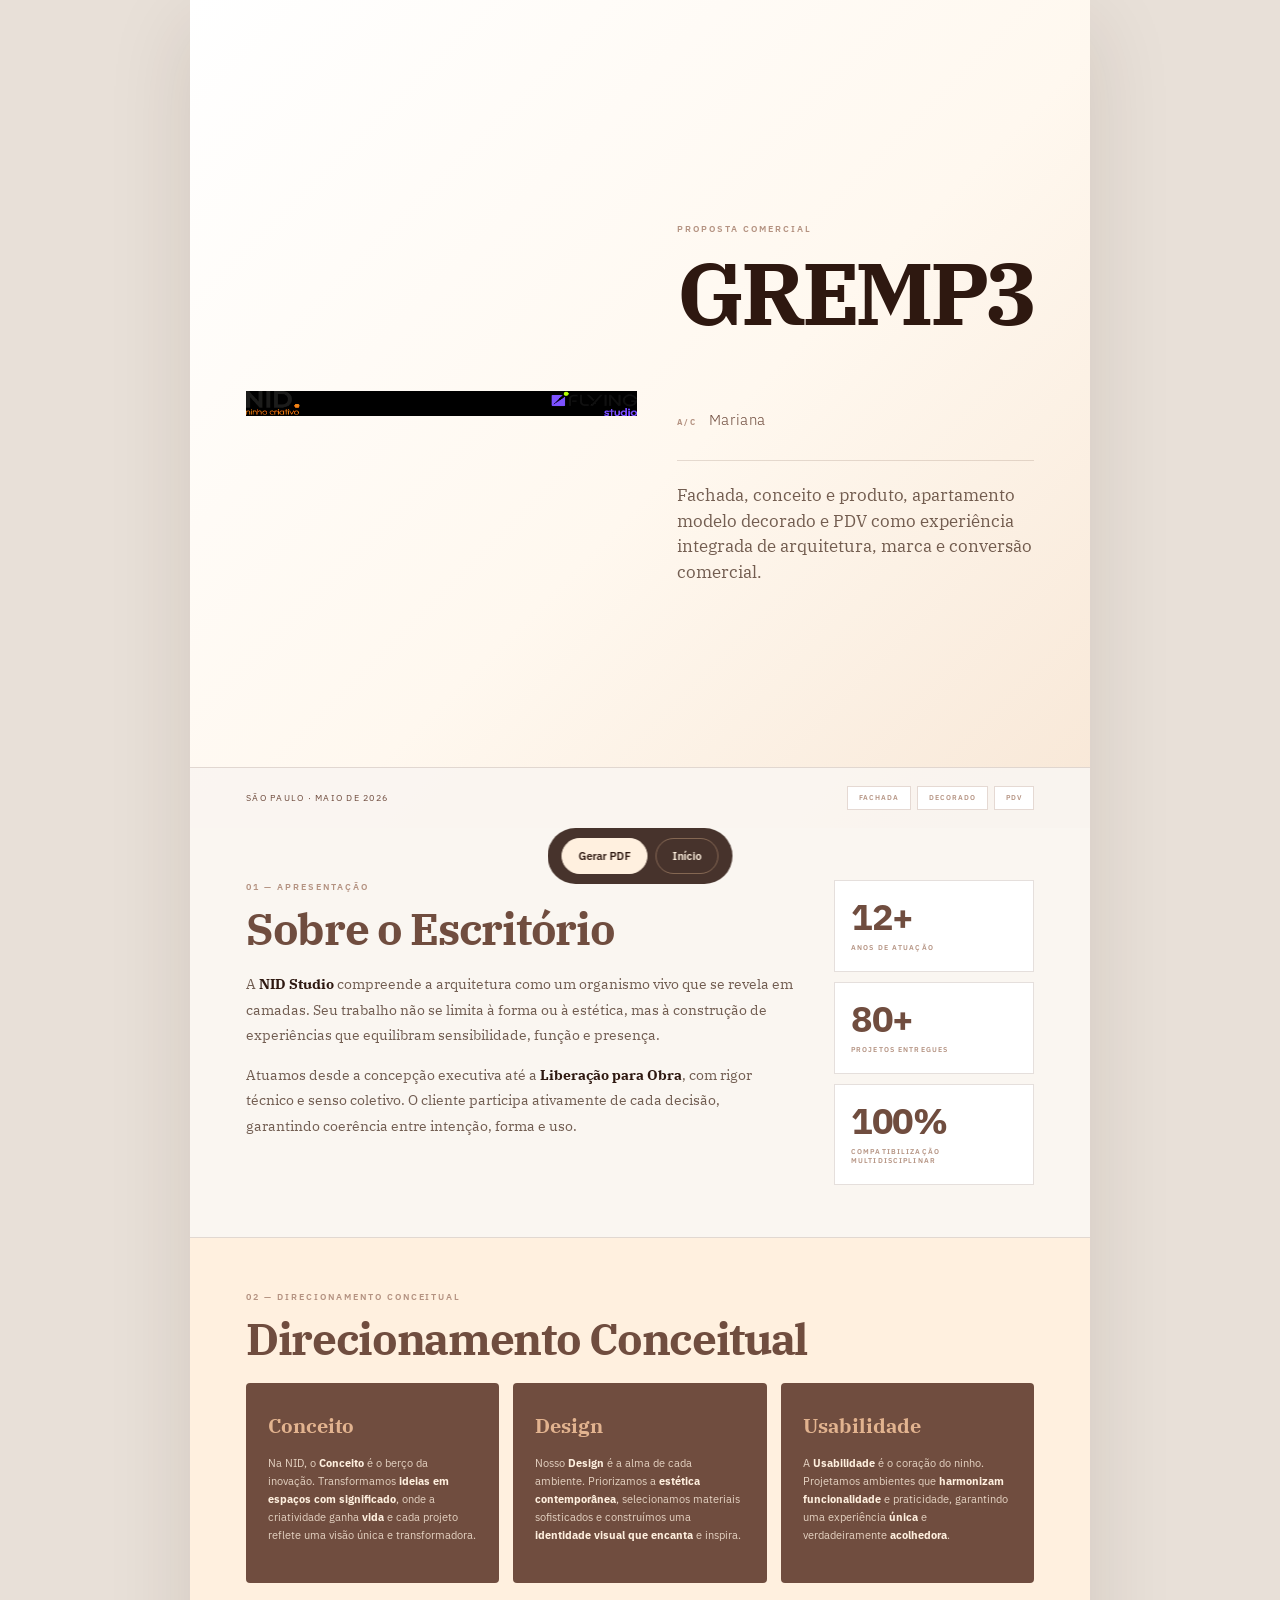
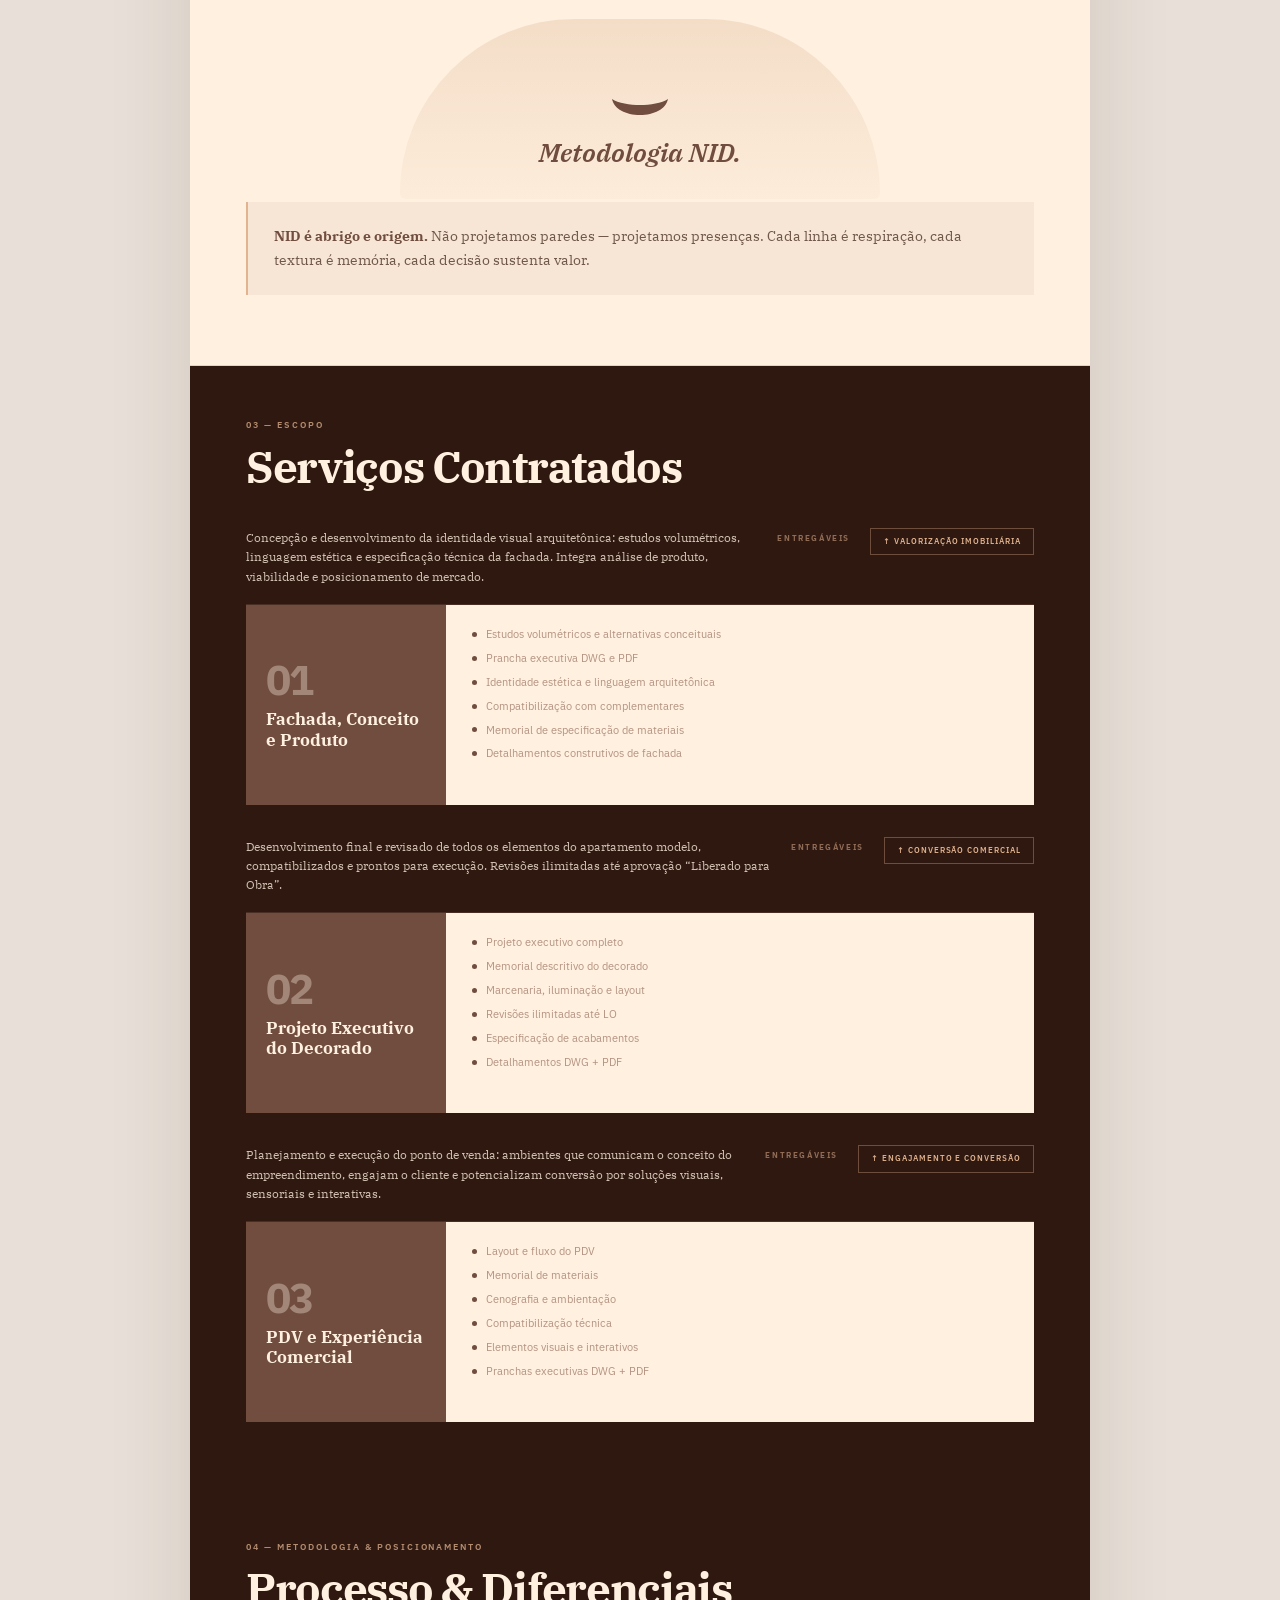
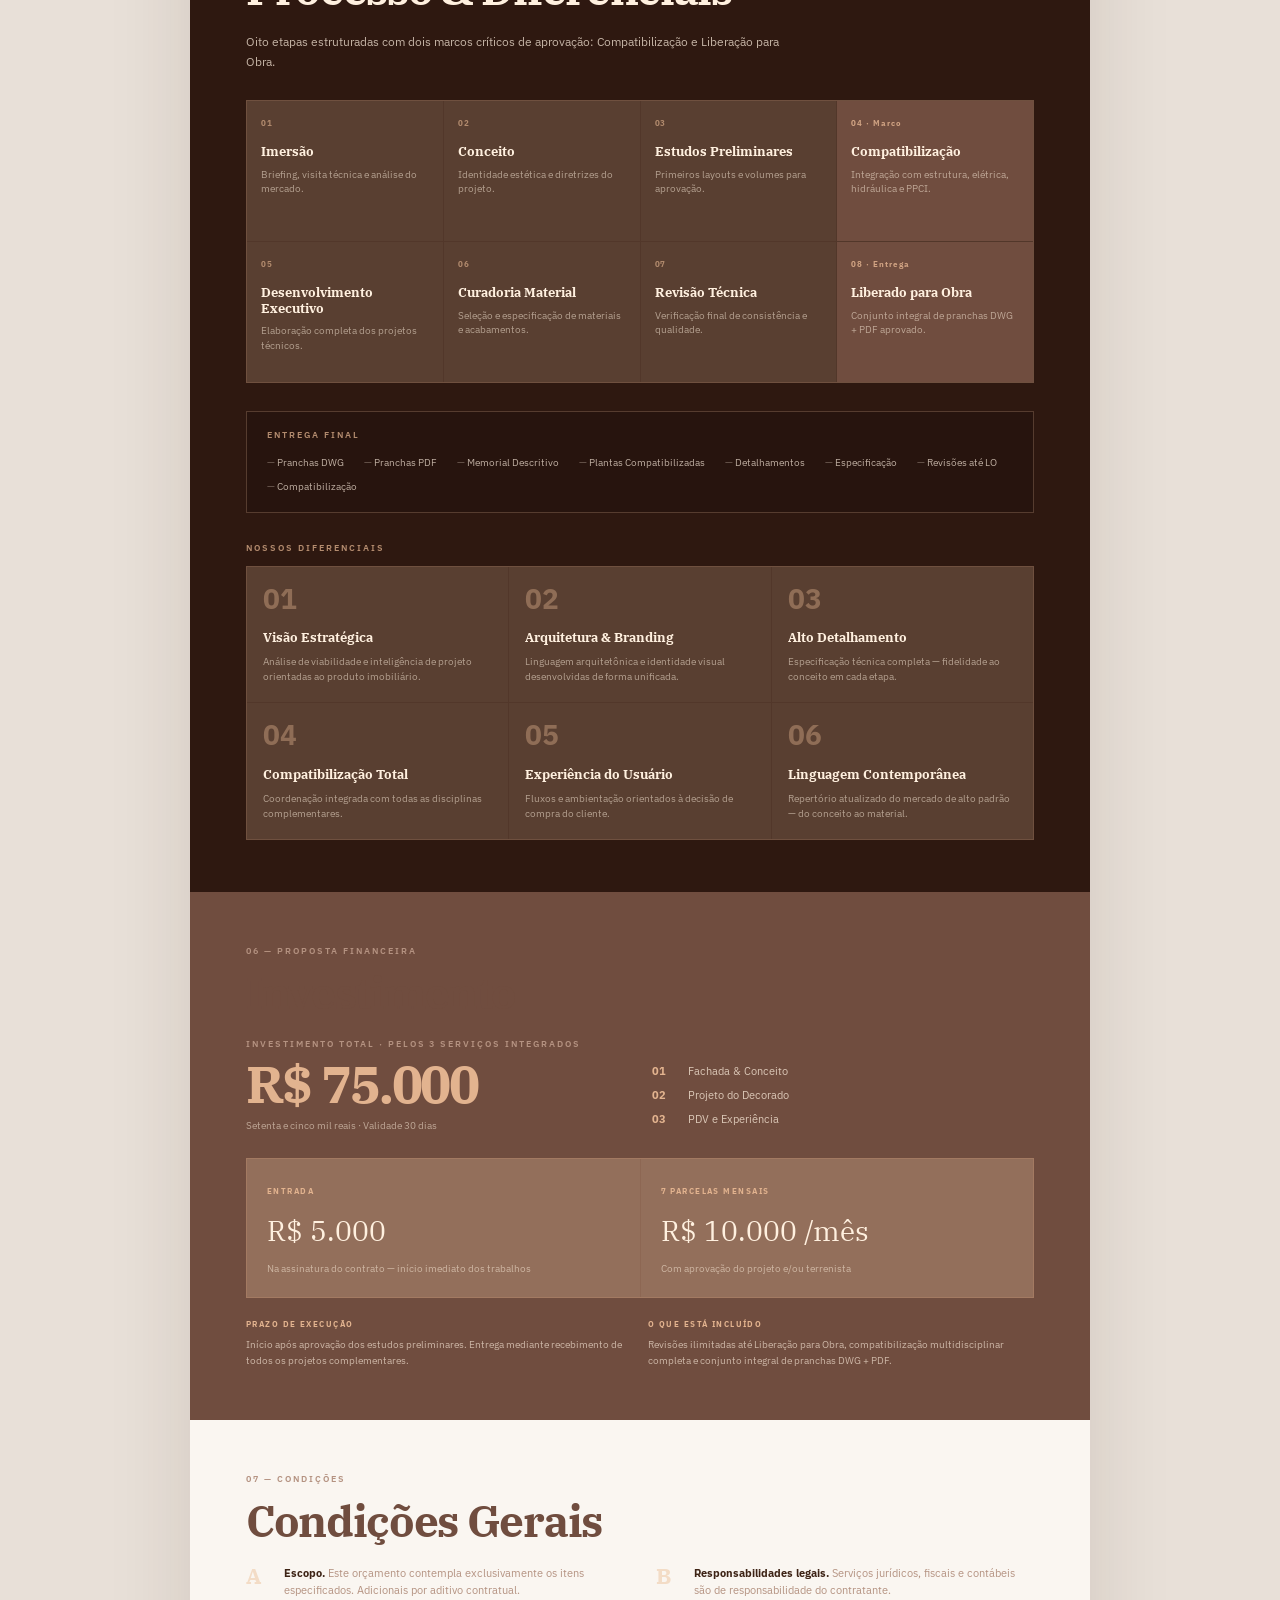
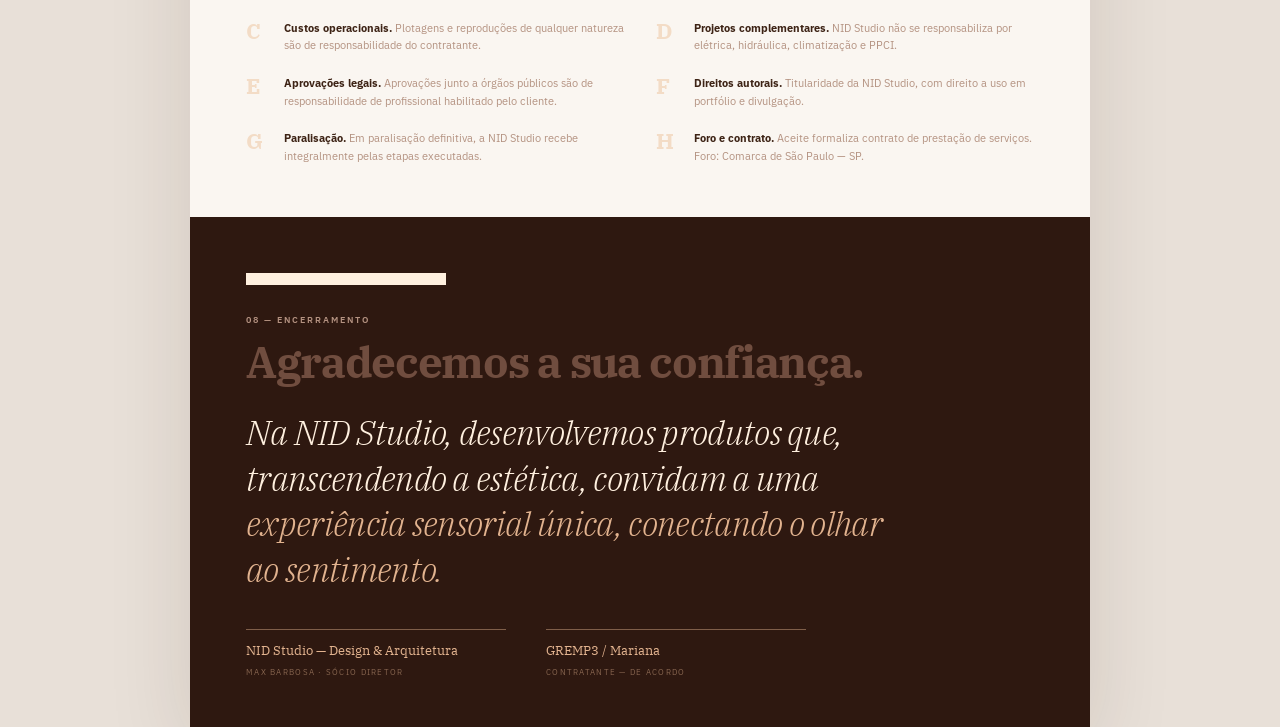
<file: index.html>
<!doctype html>
<html lang="pt-BR">
<head>
  <meta charset="utf-8">
  <meta name="viewport" content="width=device-width, initial-scale=1">
  <title>NID Studio — Proposta Comercial GREMP3</title>
  <meta name="description" content="Proposta comercial NID Studio para GREMP3.">
  <link rel="preconnect" href="https://fonts.googleapis.com">
  <link rel="preconnect" href="https://fonts.gstatic.com" crossorigin>
  <link href="https://fonts.googleapis.com/css2?family=IBM+Plex+Serif:ital,wght@0,300;0,400;0,600;0,700;1,300;1,400&family=IBM+Plex+Sans:wght@300;400;500;600;700&display=swap" rel="stylesheet">
  <link rel="stylesheet" href="assets/gremp3-proposta.css">
</head>
<body>
  <div class="print-bar" aria-label="Ações">
    <button type="button" class="primary" onclick="window.print()">Gerar PDF</button>
    <a href="#capa">Início</a>
  </div>

  <main class="doc">
    <section id="capa" class="sheet-cover">
      <div class="cover-grid">
        <div class="cover-logo">
          <img src="assets/logo-principal.png" alt="NID Studio">
        </div>
        <div class="cover-info">
          <span class="label">Proposta Comercial</span>
          <h1>GREMP3</h1>
          <p class="cover-ac"><em>A/C</em> Mariana</p>
          <div class="cover-line"></div>
          <p class="cover-copy">Fachada, conceito e produto, apartamento modelo decorado e PDV como experiência integrada de arquitetura, marca e conversão comercial.</p>
        </div>
      </div>
      <div class="cover-foot">
        <span class="cover-date">São Paulo · Maio de 2026</span>
        <div class="cover-tags">
          <span class="tag">Fachada</span>
          <span class="tag">Decorado</span>
          <span class="tag">PDV</span>
        </div>
      </div>
    </section>

    <section id="sobre" class="sheet-light">
      <div class="sobre-grid">
        <div>
          <span class="label">01 — Apresentação</span>
          <h2>Sobre o Escritório</h2>
          <div class="sobre-copy">
            <p>A <strong>NID Studio</strong> compreende a arquitetura como um organismo vivo que se revela em camadas. Seu trabalho não se limita à forma ou à estética, mas à construção de experiências que equilibram sensibilidade, função e presença.</p>
            <p>Atuamos desde a concepção executiva até a <strong>Liberação para Obra</strong>, com rigor técnico e senso coletivo. O cliente participa ativamente de cada decisão, garantindo coerência entre intenção, forma e uso.</p>
          </div>
        </div>
        <div class="metrics">
          <div class="metric"><strong>12+</strong><span>Anos de atuação</span></div>
          <div class="metric"><strong>80+</strong><span>Projetos entregues</span></div>
          <div class="metric"><strong>100%</strong><span>Compatibilização multidisciplinar</span></div>
        </div>
      </div>
    </section>

    <section id="filosofia" class="sheet-filosofia">
      <span class="label">02 — Direcionamento Conceitual</span>
      <h2>Direcionamento Conceitual</h2>
      <div class="pilares">
        <article class="pilar">
          <h3>Conceito</h3>
          <p>Na NID, o <strong>Conceito</strong> é o berço da inovação. Transformamos <strong>ideias em espaços com significado</strong>, onde a criatividade ganha <strong>vida</strong> e cada projeto reflete uma visão única e transformadora.</p>
        </article>
        <article class="pilar">
          <h3>Design</h3>
          <p>Nosso <strong>Design</strong> é a alma de cada ambiente. Priorizamos a <strong>estética contemporânea</strong>, selecionamos materiais sofisticados e construímos uma <strong>identidade visual que encanta</strong> e inspira.</p>
        </article>
        <article class="pilar">
          <h3>Usabilidade</h3>
          <p>A <strong>Usabilidade</strong> é o coração do ninho. Projetamos ambientes que <strong>harmonizam funcionalidade</strong> e praticidade, garantindo uma experiência <strong>única</strong> e verdadeiramente <strong>acolhedora</strong>.</p>
        </article>
      </div>
      <div class="filosofia-arc" aria-hidden="true">
        <div class="filosofia-arc__shape"></div>
        <svg class="filosofia-arc__fan" viewBox="0 0 72 42" xmlns="http://www.w3.org/2000/svg">
          <path fill="currentColor" d="M36 40c-14 0-26-6-28-16 6 4 18 6 28 6s22-2 28-6c-2 10-14 16-28 16z"/>
        </svg>
        <p class="filosofia-arc__title">Metodologia NID.</p>
      </div>
      <p class="manifesto"><strong>NID é abrigo e origem.</strong> Não projetamos paredes — projetamos presenças. Cada linha é respiração, cada textura é memória, cada decisão sustenta valor.</p>
    </section>

    <section id="escopo" class="sheet-escopo theme-dark">
      <span class="label">03 — Escopo</span>
      <h2>Serviços Contratados</h2>

      <div class="escopo-intro-row">
        <p>Concepção e desenvolvimento da identidade visual arquitetônica: estudos volumétricos, linguagem estética e especificação técnica da fachada. Integra análise de produto, viabilidade e posicionamento de mercado.</p>
        <span class="escopo-intro-label">Entregáveis</span>
        <span class="escopo-badge">↑ Valorização imobiliária</span>
      </div>
      <article class="escopo-card">
        <div class="escopo-card__side">
          <span class="escopo-card__num">01</span>
          <div class="escopo-card__title">Fachada, Conceito e Produto</div>
        </div>
        <div class="escopo-card__body">
          <ul>
            <li>Estudos volumétricos e alternativas conceituais</li>
            <li>Prancha executiva DWG e PDF</li>
            <li>Identidade estética e linguagem arquitetônica</li>
            <li>Compatibilização com complementares</li>
            <li>Memorial de especificação de materiais</li>
            <li>Detalhamentos construtivos de fachada</li>
          </ul>
        </div>
      </article>

      <div class="escopo-intro-row">
        <p>Desenvolvimento final e revisado de todos os elementos do apartamento modelo, compatibilizados e prontos para execução. Revisões ilimitadas até aprovação “Liberado para Obra”.</p>
        <span class="escopo-intro-label">Entregáveis</span>
        <span class="escopo-badge">↑ Conversão comercial</span>
      </div>
      <article class="escopo-card">
        <div class="escopo-card__side">
          <span class="escopo-card__num">02</span>
          <div class="escopo-card__title">Projeto Executivo do Decorado</div>
        </div>
        <div class="escopo-card__body">
          <ul>
            <li>Projeto executivo completo</li>
            <li>Memorial descritivo do decorado</li>
            <li>Marcenaria, iluminação e layout</li>
            <li>Revisões ilimitadas até LO</li>
            <li>Especificação de acabamentos</li>
            <li>Detalhamentos DWG + PDF</li>
          </ul>
        </div>
      </article>

      <div class="escopo-intro-row">
        <p>Planejamento e execução do ponto de venda: ambientes que comunicam o conceito do empreendimento, engajam o cliente e potencializam conversão por soluções visuais, sensoriais e interativas.</p>
        <span class="escopo-intro-label">Entregáveis</span>
        <span class="escopo-badge">↑ Engajamento e conversão</span>
      </div>
      <article class="escopo-card">
        <div class="escopo-card__side">
          <span class="escopo-card__num">03</span>
          <div class="escopo-card__title">PDV e Experiência Comercial</div>
        </div>
        <div class="escopo-card__body">
          <ul>
            <li>Layout e fluxo do PDV</li>
            <li>Memorial de materiais</li>
            <li>Cenografia e ambientação</li>
            <li>Compatibilização técnica</li>
            <li>Elementos visuais e interativos</li>
            <li>Pranchas executivas DWG + PDF</li>
          </ul>
        </div>
      </article>
    </section>

    <section id="processo" class="sheet-processo theme-dark">
      <span class="label">04 — Metodologia &amp; Posicionamento</span>
      <h2>Processo &amp; Diferenciais</h2>
      <p class="process-intro">Oito etapas estruturadas com dois marcos críticos de aprovação: Compatibilização e Liberação para Obra.</p>

      <div class="steps">
        <article class="step"><span class="step-num">01</span><strong>Imersão</strong><p>Briefing, visita técnica e análise do mercado.</p></article>
        <article class="step"><span class="step-num">02</span><strong>Conceito</strong><p>Identidade estética e diretrizes do projeto.</p></article>
        <article class="step"><span class="step-num">03</span><strong>Estudos Preliminares</strong><p>Primeiros layouts e volumes para aprovação.</p></article>
        <article class="step mark"><span class="step-num">04 · Marco</span><strong>Compatibilização</strong><p>Integração com estrutura, elétrica, hidráulica e PPCI.</p></article>
        <article class="step"><span class="step-num">05</span><strong>Desenvolvimento Executivo</strong><p>Elaboração completa dos projetos técnicos.</p></article>
        <article class="step"><span class="step-num">06</span><strong>Curadoria Material</strong><p>Seleção e especificação de materiais e acabamentos.</p></article>
        <article class="step"><span class="step-num">07</span><strong>Revisão Técnica</strong><p>Verificação final de consistência e qualidade.</p></article>
        <article class="step mark"><span class="step-num">08 · Entrega</span><strong>Liberado para Obra</strong><p>Conjunto integral de pranchas DWG + PDF aprovado.</p></article>
      </div>

      <div class="entrega-bar">
        <span class="label">Entrega Final</span>
        <div class="entrega-items">
          <span>Pranchas DWG</span>
          <span>Pranchas PDF</span>
          <span>Memorial Descritivo</span>
          <span>Plantas Compatibilizadas</span>
          <span>Detalhamentos</span>
          <span>Especificação</span>
          <span>Revisões até LO</span>
          <span>Compatibilização</span>
        </div>
      </div>

      <span class="label" style="margin-top:8px">Nossos diferenciais</span>
      <div id="diferenciais" class="diff-grid">
        <article class="diff"><span class="diff-num">01</span><strong>Visão Estratégica</strong><p>Análise de viabilidade e inteligência de projeto orientadas ao produto imobiliário.</p></article>
        <article class="diff"><span class="diff-num">02</span><strong>Arquitetura &amp; Branding</strong><p>Linguagem arquitetônica e identidade visual desenvolvidas de forma unificada.</p></article>
        <article class="diff"><span class="diff-num">03</span><strong>Alto Detalhamento</strong><p>Especificação técnica completa — fidelidade ao conceito em cada etapa.</p></article>
        <article class="diff"><span class="diff-num">04</span><strong>Compatibilização Total</strong><p>Coordenação integrada com todas as disciplinas complementares.</p></article>
        <article class="diff"><span class="diff-num">05</span><strong>Experiência do Usuário</strong><p>Fluxos e ambientação orientados à decisão de compra do cliente.</p></article>
        <article class="diff"><span class="diff-num">06</span><strong>Linguagem Contemporânea</strong><p>Repertório atualizado do mercado de alto padrão — do conceito ao material.</p></article>
      </div>
    </section>

    <section id="investimento" class="sheet-invest">
      <span class="label">06 — Proposta Financeira</span>
      <h2>Investimento</h2>
      <div class="invest-top">
        <div>
          <div class="label" style="margin-bottom:6px">Investimento total · Pelos 3 serviços integrados</div>
          <div class="invest-total">R$ 75.000</div>
          <p class="invest-note">Setenta e cinco mil reais · Validade 30 dias</p>
        </div>
        <div class="scope-list">
          <div><span>01</span> Fachada &amp; Conceito</div>
          <div><span>02</span> Projeto do Decorado</div>
          <div><span>03</span> PDV e Experiência</div>
        </div>
      </div>
      <div class="pay-grid">
        <div class="pay"><small>Entrada</small><strong>R$ 5.000</strong><p>Na assinatura do contrato — início imediato dos trabalhos</p></div>
        <div class="pay"><small>7 Parcelas mensais</small><strong>R$ 10.000 /mês</strong><p>Com aprovação do projeto e/ou terrenista</p></div>
      </div>
      <div class="info-grid">
        <div class="info"><strong>Prazo de execução</strong><p>Início após aprovação dos estudos preliminares. Entrega mediante recebimento de todos os projetos complementares.</p></div>
        <div class="info"><strong>O que está incluído</strong><p>Revisões ilimitadas até Liberação para Obra, compatibilização multidisciplinar completa e conjunto integral de pranchas DWG + PDF.</p></div>
      </div>
    </section>

    <section id="condicoes" class="sheet-cond">
      <span class="label">07 — Condições</span>
      <h2>Condições Gerais</h2>
      <div class="conditions">
        <article class="cond"><span class="cond-letter">A</span><p><strong>Escopo.</strong> Este orçamento contempla exclusivamente os itens especificados. Adicionais por aditivo contratual.</p></article>
        <article class="cond"><span class="cond-letter">B</span><p><strong>Responsabilidades legais.</strong> Serviços jurídicos, fiscais e contábeis são de responsabilidade do contratante.</p></article>
        <article class="cond"><span class="cond-letter">C</span><p><strong>Custos operacionais.</strong> Plotagens e reproduções de qualquer natureza são de responsabilidade do contratante.</p></article>
        <article class="cond"><span class="cond-letter">D</span><p><strong>Projetos complementares.</strong> NID Studio não se responsabiliza por elétrica, hidráulica, climatização e PPCI.</p></article>
        <article class="cond"><span class="cond-letter">E</span><p><strong>Aprovações legais.</strong> Aprovações junto a órgãos públicos são de responsabilidade de profissional habilitado pelo cliente.</p></article>
        <article class="cond"><span class="cond-letter">F</span><p><strong>Direitos autorais.</strong> Titularidade da NID Studio, com direito a uso em portfólio e divulgação.</p></article>
        <article class="cond"><span class="cond-letter">G</span><p><strong>Paralisação.</strong> Em paralisação definitiva, a NID Studio recebe integralmente pelas etapas executadas.</p></article>
        <article class="cond"><span class="cond-letter">H</span><p><strong>Foro e contrato.</strong> Aceite formaliza contrato de prestação de serviços. Foro: Comarca de São Paulo — SP.</p></article>
      </div>
    </section>

    <section id="encerramento" class="sheet-close">
      <div class="close-logo">
        <img src="assets/logo-clara.png" alt="NID Studio">
      </div>
      <span class="label">08 — Encerramento</span>
      <h2>Agradecemos a sua confiança.</h2>
      <p class="close-phrase">Na NID Studio, desenvolvemos produtos que, transcendendo a estética, convidam a uma <em>experiência sensorial única, conectando o olhar ao sentimento.</em></p>
      <div class="signatures">
        <div>
          <div class="sig-line"></div>
          <div class="sig-name">NID Studio — Design &amp; Arquitetura</div>
          <div class="sig-role">Max Barbosa · Sócio Diretor</div>
        </div>
        <div>
          <div class="sig-line"></div>
          <div class="sig-name">GREMP3 / Mariana</div>
          <div class="sig-role">Contratante — De acordo</div>
        </div>
      </div>
    </section>
  </main>
</body>
</html>
</file>
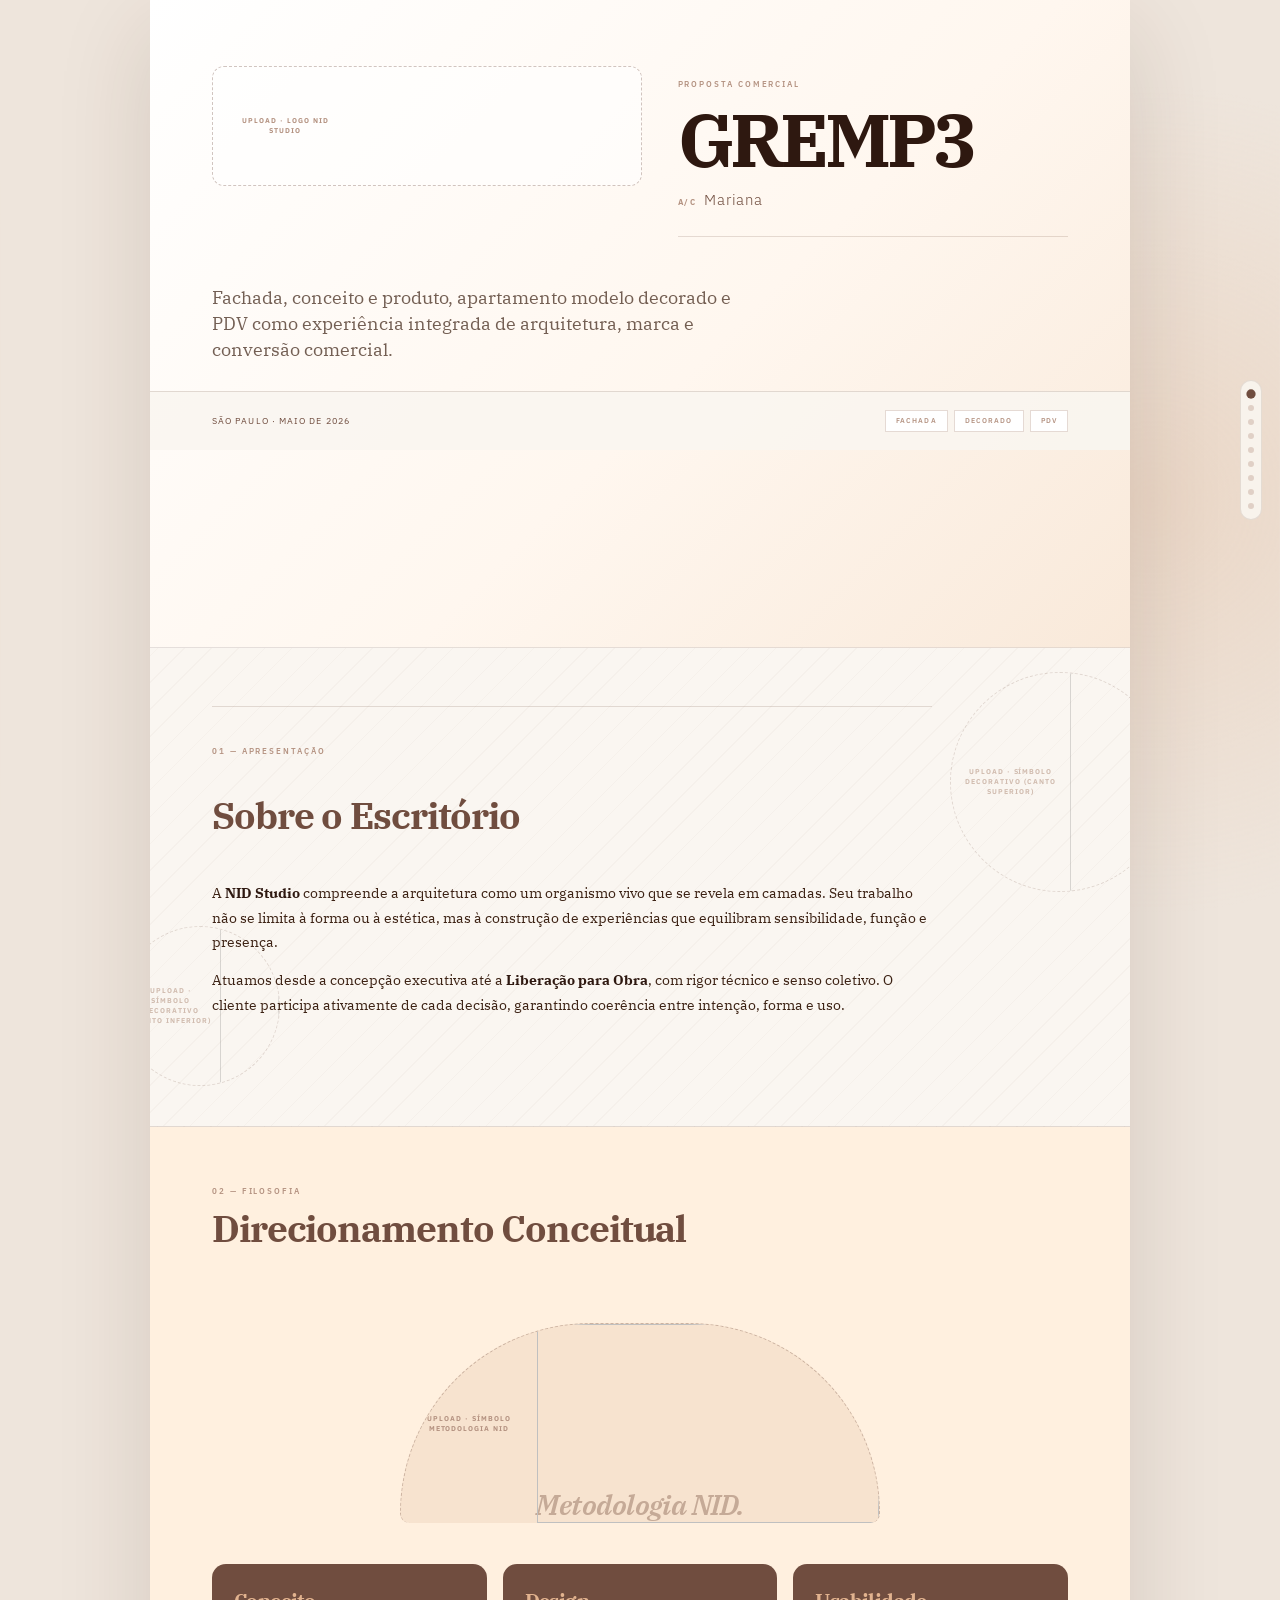
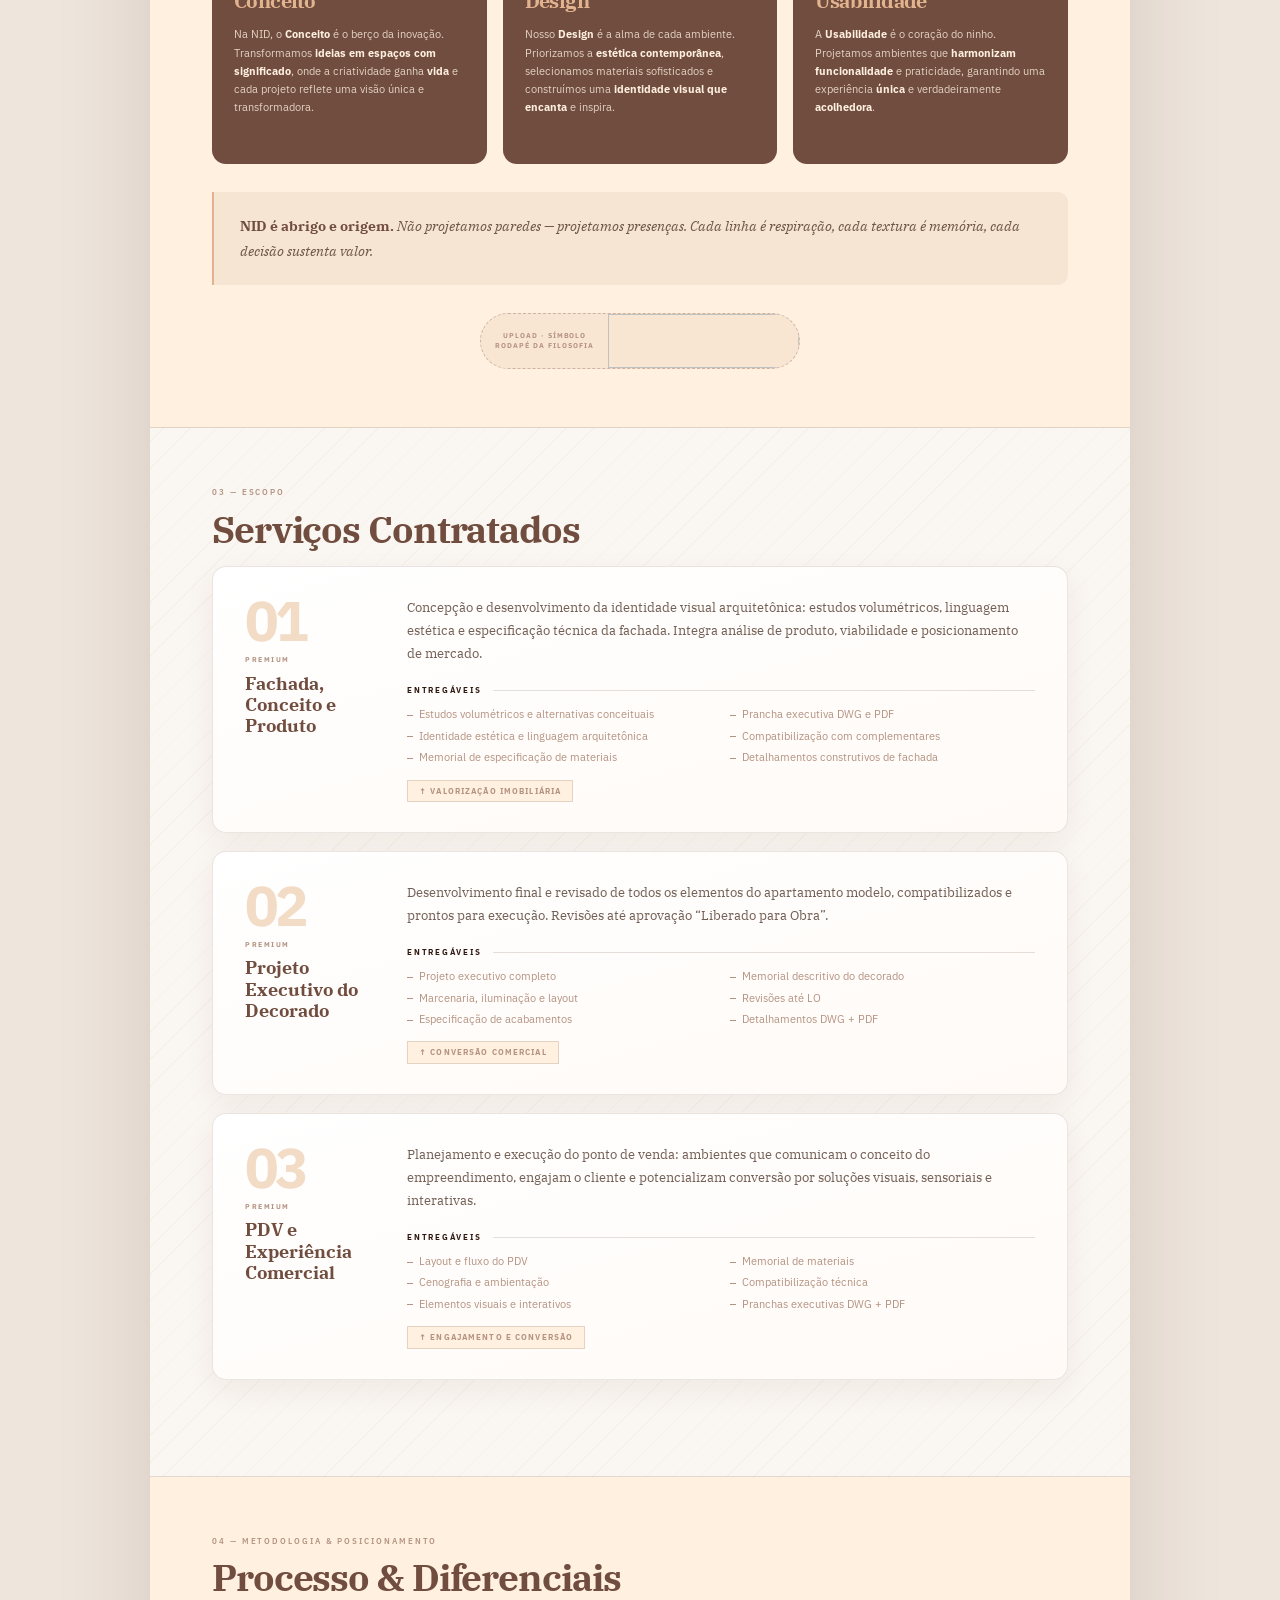
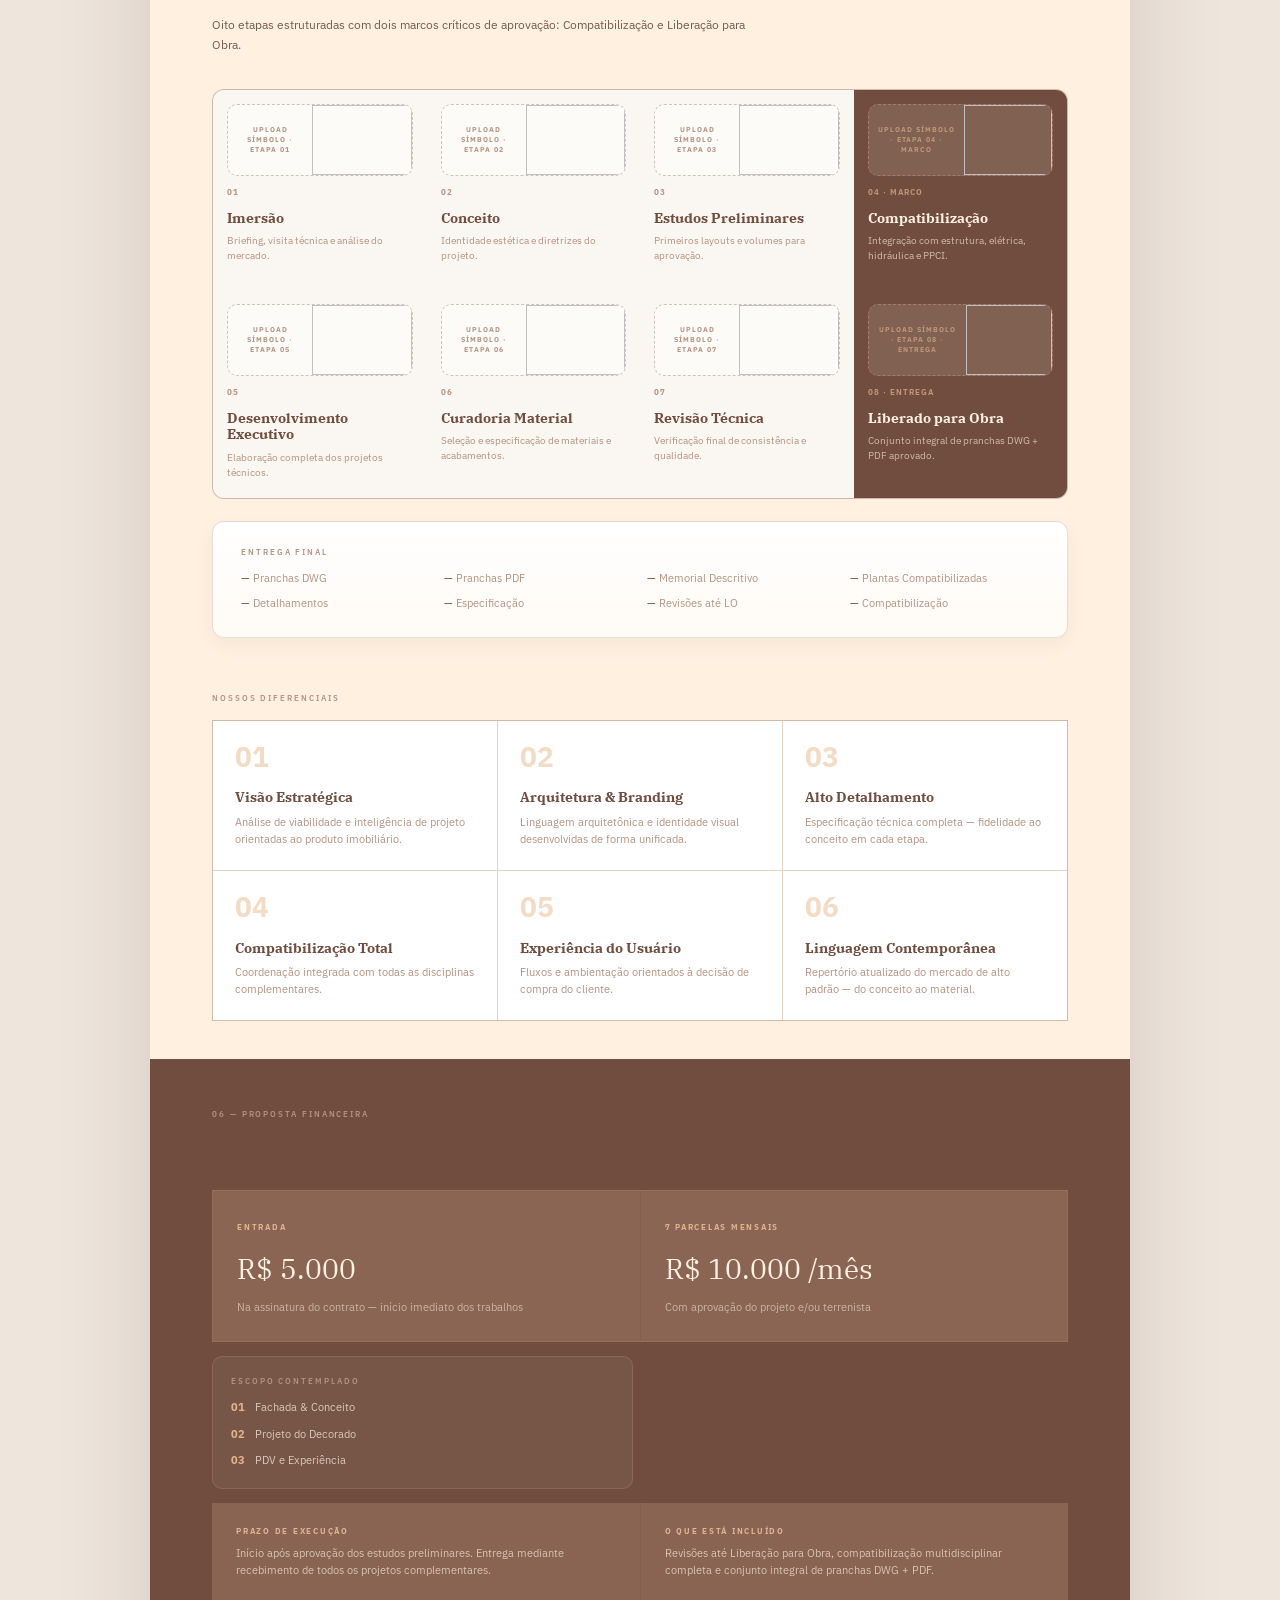
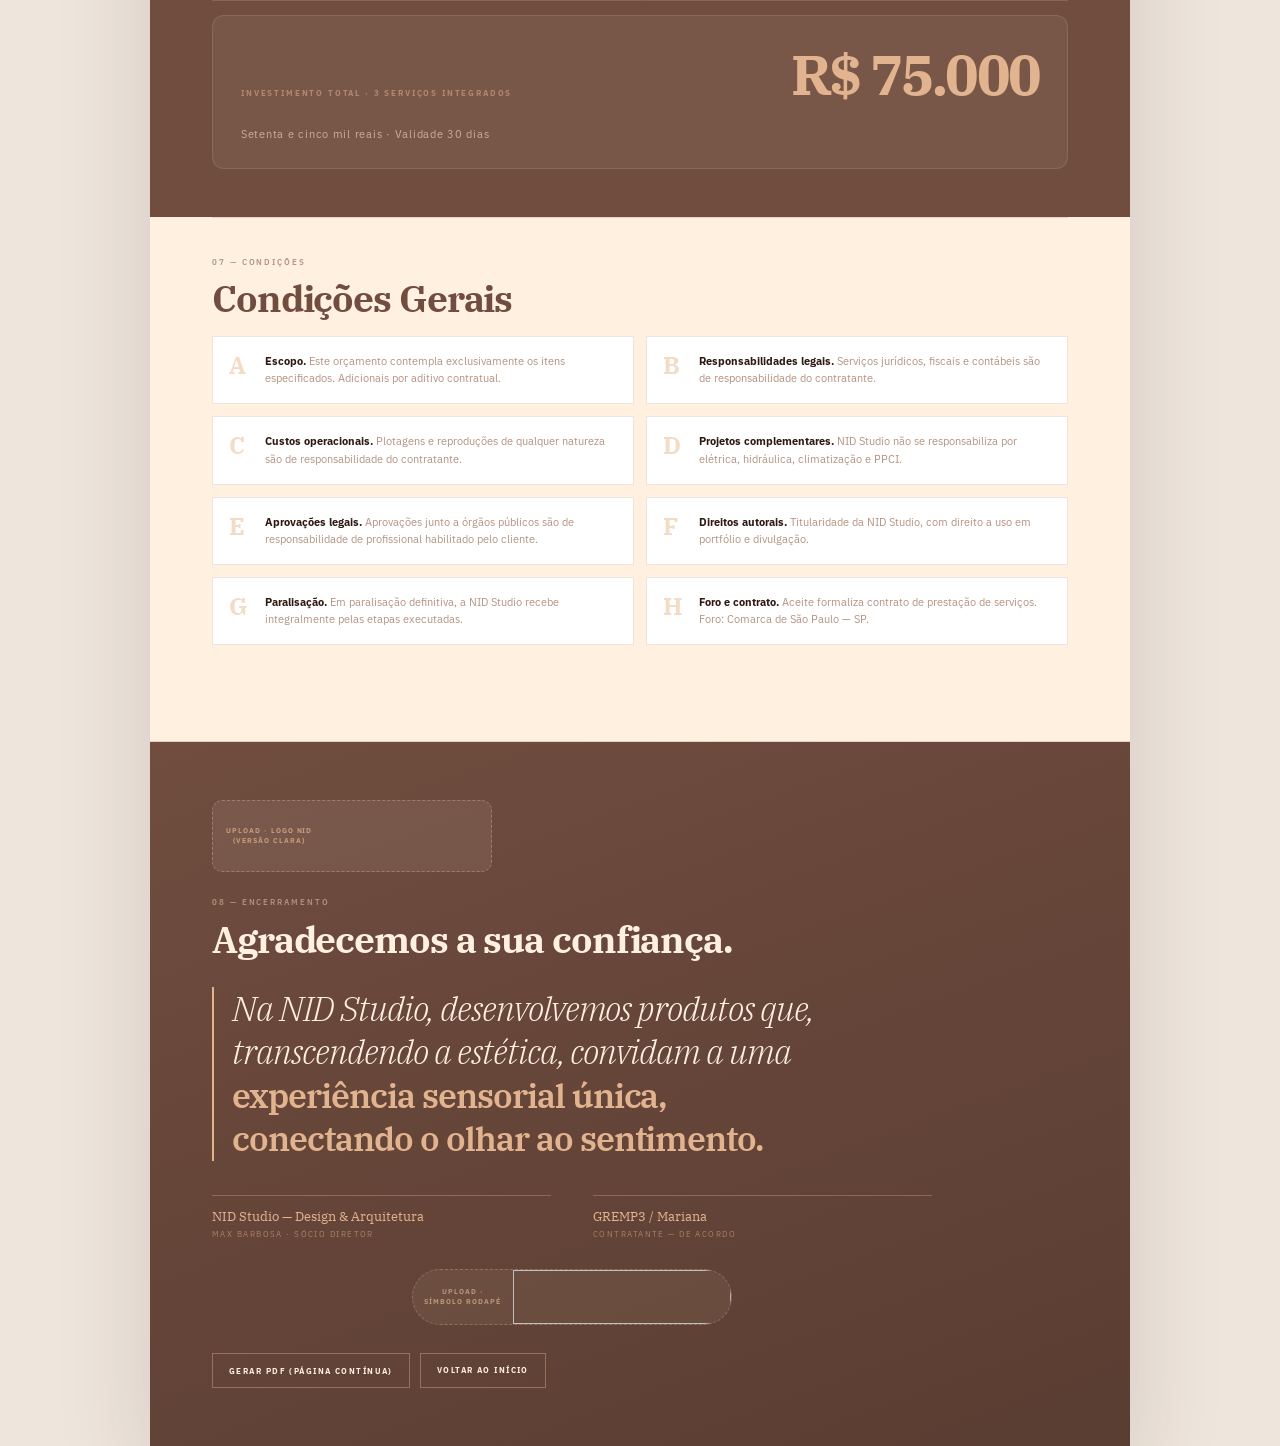
<file: proposta-static.html>
<!doctype html>
<html lang="pt-BR">
<head>
  <meta charset="utf-8">
  <title>NID Studio — Proposta Comercial · GREMP3</title>
  <link rel="preconnect" href="https://fonts.googleapis.com">
  <link rel="preconnect" href="https://fonts.gstatic.com" crossorigin>
  <link href="https://fonts.googleapis.com/css2?family=IBM+Plex+Serif:ital,wght@0,300;0,400;0,600;0,700;1,300;1,400&family=IBM+Plex+Sans:wght@300;400;500;600;700&display=swap" rel="stylesheet">
  <style>:root {
  --brown: #704d3f;
  --brown-dark: #3d2315;
  --brown-deep: #2e1810;
  --copper: #e2b38f;
  --taupe: #b49281;
  --sand: #f3dcc6;
  --cream: #fff0df;
  --off: #faf6f1;
  --white: #ffffff;
  --ink-soft: rgba(61, 35, 21, .72);
  --line: rgba(112, 77, 63, .18);
  --line-dark: rgba(226, 179, 143, .18);
}

* { box-sizing: border-box; }
html { scroll-behavior: smooth; background: #eee5dc; }
body {
  margin: 0;
  color: var(--brown-dark);
  background: radial-gradient(circle at 90% 8%, rgba(226,179,143,.28), transparent 26rem), #eee5dc;
  font-family: "IBM Plex Serif", Georgia, serif;
  font-size: 13px;
  line-height: 1.68;
  -webkit-font-smoothing: antialiased;
}

.nav {
  position: fixed;
  right: 18px;
  top: 50%;
  z-index: 20;
  display: flex;
  flex-direction: column;
  gap: 8px;
  transform: translateY(-50%);
  padding: 10px 7px;
  border: 1px solid rgba(112,77,63,.14);
  border-radius: 999px;
  background: rgba(250,246,241,.88);
  backdrop-filter: blur(14px);
}
.nav a {
  width: 6px;
  height: 6px;
  border-radius: 999px;
  background: var(--taupe);
  opacity: .36;
  text-indent: -999px;
  overflow: hidden;
  transition: .2s ease;
}
.nav a:hover, .nav a.on { opacity: 1; background: var(--brown); transform: scale(1.55); }

.doc {
  width: min(100%, 980px);
  margin: 0 auto;
  background: var(--off);
  box-shadow: 0 30px 90px rgba(61,35,21,.14);
}
.sheet {
  position: relative;
  min-height: auto;
  padding: 58px 62px;
  border-bottom: 1px solid var(--line);
  overflow: hidden;
}
.sheet.cover { min-height: 72vh; }
.sheet:last-child { border-bottom: 0; }
.sheet.dark { color: var(--cream); background: var(--brown); }
.sheet.cream { background: var(--cream); }
.section { padding: 38px 0; border-top: 1px solid var(--line); }
.section:first-child { border-top: 0; padding-top: 0; }
.dark .section { border-top-color: var(--line-dark); }

.label {
  display: block;
  margin-bottom: 10px;
  color: var(--taupe);
  font-family: "IBM Plex Sans", Arial, sans-serif;
  font-size: 8px;
  font-weight: 600;
  letter-spacing: .24em;
  text-transform: uppercase;
}
.dark .label { color: rgba(226,179,143,.64); }

h1, h2, h3, p { margin-top: 0; }
h1, h2, h3 { letter-spacing: -.03em; line-height: 1.05; }
h1 { margin-bottom: 0; color: var(--brown-deep); font-size: 74px; font-weight: 700; letter-spacing: -.055em; }
h2 { margin-bottom: 18px; color: var(--brown); font-size: 37px; font-weight: 700; }
h3 { margin-bottom: 8px; color: var(--brown); font-size: 19px; font-weight: 700; }
.dark h2, .dark h3 { color: var(--cream); }
.lead { max-width: 640px; color: var(--ink-soft); font-size: 16px; line-height: 1.62; }
.dark .lead { color: rgba(255,240,223,.76); }

.logo {
  display: inline-flex;
  align-items: center;
  color: var(--brown);
  text-decoration: none;
}
.logo-slot,
.symbol-slot {
  position: relative;
  display: flex;
  align-items: center;
  justify-content: center;
  overflow: hidden;
  border: 1px dashed rgba(112, 77, 63, .28);
  background: rgba(255, 255, 255, .58);
  color: var(--taupe);
  font-family: "IBM Plex Sans", Arial, sans-serif;
  font-size: 8px;
  font-weight: 700;
  letter-spacing: .18em;
  text-align: center;
  text-transform: uppercase;
}
.logo-slot img,
.symbol-slot img {
  display: block;
  width: 100%;
  height: 100%;
  object-fit: contain;
}
.logo-slot.is-empty::before,
.symbol-slot.is-empty::before {
  content: attr(data-label);
  max-width: 82%;
  line-height: 1.55;
}
.logo-slot--cover {
  width: min(100%, 560px);
  max-width: 100%;
  height: 140px;
  padding: 20px 24px;
  border: 1px dashed rgba(112, 77, 63, .22);
  background: rgba(255, 255, 255, .72);
}
.logo-slot--cover:not(.is-empty) {
  border: none;
  background: transparent;
  padding: 12px 0;
  height: auto;
  min-height: 100px;
}
.logo-slot--cover img {
  object-fit: contain;
  object-position: left center;
  max-height: 120px;
}
.logo-slot--closing {
  width: 250px;
  max-width: 70%;
  height: 84px;
  margin-bottom: 28px;
  border-color: rgba(226,179,143,.42);
  background: rgba(255,240,223,.06);
  color: rgba(226,179,143,.78);
}

.fan-bg {
  position: absolute;
  right: -112px;
  top: 92px;
  width: 450px;
  height: 280px;
  opacity: .82;
  pointer-events: none;
  mix-blend-mode: multiply;
  border-color: rgba(112,77,63,.14);
  background: rgba(112,77,63,.035);
}
.fan-bg.is-empty { opacity: .42; }

.cover {
  min-height: auto;
  display: flex;
  flex-direction: column;
  gap: 28px;
  background: linear-gradient(135deg, #fff 0%, #fff7ef 56%, #f3dcc6 140%);
}
.cover-hero {
  display: grid;
  grid-template-columns: minmax(280px, 1.1fr) minmax(260px, 1fr);
  gap: 36px;
  align-items: start;
  padding-top: 8px;
}
.cover-hero__text { padding-top: 12px; }
.cover-hero__text .cover-line { margin-top: 24px; }
.cover-foot { display:flex; justify-content:space-between; align-items:center; gap:24px; position:relative; z-index:2; margin:0 -62px -58px; padding:18px 62px; border-top:1px solid var(--line); background:rgba(250,246,241,.88); }
.ac { margin-top: 8px; color: var(--brown); font-family:"IBM Plex Sans", Arial, sans-serif; font-size:15px; font-weight:300; letter-spacing:.05em; }
.ac em { margin-right:8px; color:var(--taupe); font-size:8px; font-style:normal; font-weight:700; letter-spacing:.2em; text-transform:uppercase; }
.cover-line { width:100%; height:1px; margin:28px 0 20px; background:var(--line); }
.cover-copy { max-width:540px; margin:0; color:var(--ink-soft); font-size:18px; line-height:1.44; }
.date { color:var(--brown); font-family:"IBM Plex Sans", Arial, sans-serif; font-size:9px; letter-spacing:.12em; text-transform:uppercase; }
.tags { display:flex; gap:6px; flex-wrap:wrap; }
.tag { padding:4px 10px; border:1px solid rgba(180,146,129,.34); background:#fff; color:var(--taupe); font-family:"IBM Plex Sans", Arial, sans-serif; font-size:7px; font-weight:600; letter-spacing:.16em; text-transform:uppercase; }

.intro-grid { display:grid; grid-template-columns: 1fr; gap: 28px; align-items:start; max-width: 720px; }
.intro-grid .copy { font-size: 14px; }
.copy p { margin-bottom: 13px; color: var(--brown-dark); font-size: 13.5px; line-height: 1.82; }
.copy strong { color: var(--brown-deep); font-weight: 700; }
.metric-grid { display:grid; grid-template-columns:1fr; gap:1px; background:var(--line); border:1px solid var(--line); }
.metric { padding:24px; background:#fff; }
.metric strong { display:block; color:var(--brown); font-family:"IBM Plex Sans", Arial, sans-serif; font-size:42px; line-height:.9; letter-spacing:-.06em; }
.metric span { display:block; margin-top:10px; color:var(--taupe); font-family:"IBM Plex Sans", Arial, sans-serif; font-size:8px; font-weight:600; letter-spacing:.17em; text-transform:uppercase; }

.philosophy { background:var(--brown); color:var(--cream); margin:0 -62px; padding:44px 62px; }
.moves { display:grid; grid-template-columns:repeat(4,1fr); gap:1px; margin-top:26px; background:var(--line-dark); border:1px solid var(--line-dark); }
.move { min-height:178px; padding:22px 18px; background:rgba(255,240,223,.045); }
.move-n { color:rgba(226,179,143,.55); font-family:"IBM Plex Sans", Arial, sans-serif; font-size:9px; font-weight:700; letter-spacing:.18em; }
.move h3 { margin-top:22px; color:var(--copper); font-size:18px; }
.move p { margin:0; color:rgba(255,240,223,.68); font-family:"IBM Plex Sans", Arial, sans-serif; font-size:11px; line-height:1.68; }
.manifesto { margin-top:24px; padding:22px 26px; border-left:2px solid var(--copper); background:rgba(255,240,223,.055); color:rgba(255,240,223,.82); font-size:14px; font-style:italic; line-height:1.74; }
.manifesto strong { color:var(--cream); font-style:normal; }

.services { display:grid; gap:18px; }
.svc {
  display:grid;
  grid-template-columns:130px 1fr;
  gap:32px;
  padding:30px 32px;
  border:1px solid rgba(112,77,63,.14);
  border-radius:14px;
  background:linear-gradient(165deg, #fff 0%, #fffaf6 100%);
  box-shadow:0 10px 32px rgba(61,35,21,.06);
}
.svc:hover { box-shadow:0 14px 40px rgba(61,35,21,.09); }
.svc-n { display:block; color:var(--sand); font-family:"IBM Plex Sans", Arial, sans-serif; font-size:56px; font-weight:700; line-height:.85; letter-spacing:-.07em; }
.svc-k { display:block; margin-top:9px; color:var(--taupe); font-family:"IBM Plex Sans", Arial, sans-serif; font-size:7px; font-weight:700; letter-spacing:.22em; text-transform:uppercase; }
.svc-title { margin-top:7px; color:var(--brown); font-size:18px; font-weight:700; line-height:1.18; }
.svc p { margin-bottom:18px; color:var(--ink-soft); font-size:13px; line-height:1.76; }
.deliver-title { display:flex; align-items:center; gap:12px; margin-bottom:10px; color:var(--brown-deep); font-family:"IBM Plex Sans", Arial, sans-serif; font-size:8px; font-weight:700; letter-spacing:.22em; text-transform:uppercase; }
.deliver-title:after { content:""; flex:1; height:1px; background:var(--line); }
.deliver { display:grid; grid-template-columns:1fr 1fr; gap:6px 18px; margin:0; padding:0; list-style:none; }
.deliver li { position:relative; padding-left:12px; color:var(--taupe); font-family:"IBM Plex Sans", Arial, sans-serif; font-size:10.6px; line-height:1.45; }
.deliver li:before { content:""; position:absolute; left:0; top:.72em; width:6px; height:1px; background:var(--taupe); }
.badge { display:inline-block; margin-top:14px; padding:4px 11px; border:1px solid var(--line); background:var(--cream); color:var(--taupe); font-family:"IBM Plex Sans", Arial, sans-serif; font-size:7.5px; font-weight:700; letter-spacing:.15em; text-transform:uppercase; }

.process-wrap { display:grid; grid-template-columns:1fr; gap:22px; }
.process-intro { max-width:560px; color:var(--ink-soft); font-family:"IBM Plex Sans", Arial, sans-serif; font-size:12px; line-height:1.68; }
.steps { display:grid; grid-template-columns:repeat(4,1fr); gap:1px; background:var(--line); border:1px solid var(--line); }
.step { min-height:148px; padding:18px 16px; background:var(--off); }
.step.mark { background:var(--brown); color:var(--cream); }
.step span { color:var(--taupe); font-family:"IBM Plex Sans", Arial, sans-serif; font-size:8px; font-weight:700; letter-spacing:.13em; text-transform:uppercase; }
.step.mark span { color:rgba(226,179,143,.68); }
.step strong { display:block; margin-top:18px; color:var(--brown); font-size:14px; line-height:1.18; }
.step.mark strong { color:var(--cream); }
.step p { margin:8px 0 0; color:var(--taupe); font-family:"IBM Plex Sans", Arial, sans-serif; font-size:10px; line-height:1.48; }
.step.mark p { color:rgba(255,240,223,.68); }
.delivery {
  padding:24px 28px;
  border:1px solid var(--line);
  border-radius:12px;
  background:linear-gradient(180deg, #fff 0%, #fffaf5 100%);
  box-shadow:0 6px 20px rgba(61,35,21,.05);
}
.delivery-items { display:grid; grid-template-columns:repeat(4,1fr); gap:8px 14px; margin-top:10px; color:var(--taupe); font-family:"IBM Plex Sans", Arial, sans-serif; font-size:10.5px; }
.delivery-items span:before { content:"— "; color:var(--brown); }

.diff-grid { display:grid; grid-template-columns:repeat(3,1fr); gap:1px; background:var(--line); border:1px solid var(--line); }
.diff { padding:22px; background:#fff; }
.diff span { color:var(--sand); font-family:"IBM Plex Sans", Arial, sans-serif; font-size:28px; font-weight:700; line-height:1; }
.diff strong { display:block; margin-top:16px; color:var(--brown); font-size:14px; line-height:1.2; }
.diff p { margin:8px 0 0; color:var(--taupe); font-family:"IBM Plex Sans", Arial, sans-serif; font-size:10.5px; line-height:1.6; }

.finance { background:var(--brown); color:var(--cream); margin:0 -62px; padding:48px 62px; }
.finance-head { display:grid; grid-template-columns:1.05fr .95fr; gap:36px; align-items:end; padding-bottom:26px; border-bottom:1px solid var(--line-dark); }
.total-label { color:rgba(226,179,143,.55); font-family:"IBM Plex Sans", Arial, sans-serif; font-size:8px; font-weight:700; letter-spacing:.23em; text-transform:uppercase; }
.total { margin:8px 0 0; color:var(--copper); font-size:56px; font-weight:700; line-height:.94; letter-spacing:-.05em; }
.total-note { margin:10px 0 0; color:rgba(255,240,223,.58); font-family:"IBM Plex Sans", Arial, sans-serif; font-size:10.5px; letter-spacing:.07em; }
.scope-list { display:grid; gap:8px; padding:20px; border:1px solid var(--line-dark); background:rgba(255,240,223,.045); }
.scope-list div { display:grid; grid-template-columns:24px 1fr; color:rgba(255,240,223,.75); font-family:"IBM Plex Sans", Arial, sans-serif; font-size:11px; }
.scope-list span { color:var(--copper); font-weight:700; }
.pay-grid { display:grid; grid-template-columns:1fr 1fr; gap:1px; margin-top:20px; background:var(--line-dark); border:1px solid var(--line-dark); }
.pay { padding:24px; background:rgba(255,240,223,.04); }
.pay small { color:var(--copper); font-family:"IBM Plex Sans", Arial, sans-serif; font-size:8px; font-weight:700; letter-spacing:.22em; text-transform:uppercase; }
.pay strong { display:block; margin-top:8px; color:var(--cream); font-size:28px; font-weight:400; }
.pay p { margin:7px 0 0; color:rgba(255,240,223,.56); font-family:"IBM Plex Sans", Arial, sans-serif; font-size:10.5px; }
.info-grid { display:grid; grid-template-columns:1fr 1fr; gap:1px; margin-top:1px; background:var(--line-dark); }
.info { padding:22px 24px; background:rgba(255,240,223,.032); }
.info strong { display:block; margin-bottom:7px; color:var(--copper); font-family:"IBM Plex Sans", Arial, sans-serif; font-size:8px; letter-spacing:.22em; text-transform:uppercase; }
.info p { margin:0; color:rgba(255,240,223,.68); font-family:"IBM Plex Sans", Arial, sans-serif; font-size:10.5px; line-height:1.6; }

.conditions { display:grid; grid-template-columns:1fr 1fr; gap:12px; }
.cond { display:grid; grid-template-columns:24px 1fr; gap:12px; padding:16px; border:1px solid rgba(180,146,129,.25); background:#fff; }
.cond-letter { color:var(--sand); font-size:24px; font-weight:700; line-height:1; }
.cond p { margin:0; color:var(--taupe); font-family:"IBM Plex Sans", Arial, sans-serif; font-size:10.6px; line-height:1.62; }
.cond strong { color:var(--brown-deep); font-weight:700; }

.closing { position:relative; background:linear-gradient(160deg, var(--brown) 0%, #5a3d32 100%); color:var(--cream); min-height:420px; display:grid; align-content:space-between; }
.closing .logo-slot--closing:not(.is-empty) { border:none; background:transparent; min-height:88px; }
.closing .logo-slot--closing img { max-height:72px; object-position:left center; }
.closing h2 { max-width:520px; color:var(--cream); }
.closing-phrase { max-width:610px; margin:28px 0; color:var(--cream); font-size:34px; font-style:italic; font-weight:300; line-height:1.28; letter-spacing:-.03em; }
.closing-phrase em { color:var(--copper); font-style:normal; font-weight:600; }
.signatures { display:grid; grid-template-columns:1fr 1fr; gap:42px; margin-top:34px; }
.sig-line { height:1px; margin-bottom:10px; background:rgba(226,179,143,.34); }
.sig-name { color:var(--copper); font-size:13px; }
.sig-role { color:rgba(226,179,143,.56); font-family:"IBM Plex Sans", Arial, sans-serif; font-size:8px; letter-spacing:.18em; text-transform:uppercase; }
.actions { display:flex; gap:10px; flex-wrap:wrap; margin-top:28px; }
.btn {
  padding:10px 16px;
  border:1px solid rgba(226,179,143,.42);
  color:var(--cream);
  font-family:"IBM Plex Sans", Arial, sans-serif;
  font-size:8px;
  font-weight:700;
  letter-spacing:.18em;
  text-decoration:none;
  text-transform:uppercase;
  background:transparent;
  cursor:pointer;
}
.btn:hover { background:rgba(255,240,223,.1); }

@media (max-width: 760px) {
  .sheet { padding:38px 28px; }
  .cover-foot, .philosophy, .finance { margin-left:-28px; margin-right:-28px; padding-left:28px; padding-right:28px; }
  h1 { font-size:56px; }
  .intro-grid, .svc, .finance-head, .pay-grid, .info-grid, .conditions, .signatures { grid-template-columns:1fr; }
  .moves, .steps, .diff-grid, .delivery-items { grid-template-columns:1fr 1fr; }
  .deliver { grid-template-columns:1fr; }
  .nav { display:none; }
}

@media print {
  @page { size: auto; margin: 10mm; }
  html, body { height: auto !important; overflow: visible !important; }
  body { background:#fff !important; }
  .doc {
    width: 100% !important;
    max-width: none !important;
    box-shadow: none !important;
  }
  .sheet {
    min-height: auto !important;
    height: auto !important;
    page-break-after: avoid !important;
    break-after: avoid !important;
    page-break-inside: avoid;
    break-inside: avoid-page;
  }
  .cover, .closing { min-height: auto !important; }
  .philosophy, .finance {
    -webkit-print-color-adjust: exact;
    print-color-adjust: exact;
  }
  .nav, .actions, .modelo-bar { display: none !important; }
}

/* Layout alinhado aos mockups + slots de upload */

.media-slot {
  position: relative;
  display: flex;
  align-items: center;
  justify-content: center;
  overflow: hidden;
  border: 1px dashed rgba(112, 77, 63, .32);
  background: rgba(255, 255, 255, .55);
  color: var(--taupe);
  font-family: "IBM Plex Sans", Arial, sans-serif;
  font-size: 7px;
  font-weight: 700;
  letter-spacing: .14em;
  text-align: center;
  text-transform: uppercase;
  line-height: 1.45;
}
.media-slot img {
  display: block;
  width: 100%;
  height: 100%;
  object-fit: contain;
}
.media-slot.is-empty::before {
  content: attr(data-label);
  padding: 8px;
  max-width: 90%;
}
.media-slot:not(.is-empty) {
  border-style: solid;
  border-color: transparent;
  background: transparent;
}

.media-slot--logo-cover {
  min-height: 120px;
  width: 100%;
  padding: 16px 20px;
  border-radius: 12px;
}
.media-slot--logo-cover img {
  object-position: left center;
  max-height: 110px;
}

.media-slot--logo-closing {
  width: min(100%, 280px);
  min-height: 72px;
  margin-bottom: 24px;
  border-color: rgba(226, 179, 143, .4);
  background: rgba(255, 240, 223, .08);
  color: rgba(226, 179, 143, .75);
  border-radius: 10px;
}
.media-slot--logo-closing:not(.is-empty) {
  background: transparent;
}

.media-slot--deco {
  position: absolute;
  z-index: 0;
  pointer-events: none;
  border-radius: 50%;
  opacity: .55;
  mix-blend-mode: multiply;
}
.media-slot--deco-tr {
  top: 24px;
  right: -40px;
  width: 220px;
  height: 220px;
}
.media-slot--deco-bl {
  bottom: 40px;
  left: -30px;
  width: 160px;
  height: 160px;
}
.media-slot--deco:not(.is-empty) {
  opacity: .85;
  pointer-events: auto;
}

.sheet--pattern {
  background-color: var(--off);
  background-image: repeating-linear-gradient(
    -45deg,
    transparent,
    transparent 18px,
    rgba(112, 77, 63, .03) 18px,
    rgba(112, 77, 63, .03) 19px
  );
}
.sheet--pattern .intro-grid,
.sheet--pattern .section {
  position: relative;
  z-index: 1;
}

.sheet--filosofia {
  background: var(--cream);
  text-align: center;
}
.philosophy-intro { text-align: left; margin-bottom: 28px; }
.philosophy-arc-wrap {
  position: relative;
  margin: 0 auto 36px;
  max-width: 520px;
  padding-top: 48px;
}
.media-slot--arc {
  width: 100%;
  max-width: 480px;
  height: 200px;
  margin: 0 auto;
  border-radius: 240px 240px 12px 12px;
  border-bottom: none;
  background: rgba(243, 220, 198, .65);
}
.philosophy-arc-title {
  margin: -42px 0 0;
  font-size: 28px;
  font-weight: 600;
  font-style: italic;
  color: var(--brown);
  letter-spacing: -.02em;
}

.pillars {
  display: grid;
  grid-template-columns: repeat(3, 1fr);
  gap: 16px;
  margin-bottom: 28px;
  text-align: left;
}
.pillar {
  padding: 26px 22px;
  border-radius: 14px;
  background: var(--brown);
  color: var(--cream);
  min-height: 200px;
}
.pillar h3 {
  margin: 0 0 14px;
  color: var(--copper);
  font-size: 20px;
}
.pillar p {
  margin: 0;
  color: rgba(255, 240, 223, .82);
  font-family: "IBM Plex Sans", Arial, sans-serif;
  font-size: 11px;
  line-height: 1.65;
}
.pillar strong { color: var(--cream); }

.sheet--filosofia .manifesto {
  text-align: left;
  margin-top: 0;
  padding: 22px 26px;
  border-left: 2px solid var(--copper);
  background: rgba(112, 77, 63, .06);
  color: var(--ink-soft);
  border-radius: 0 10px 10px 0;
}
.sheet--filosofia .manifesto strong { color: var(--brown); }

.philosophy-footer-symbol,
.closing-footer-symbol {
  display: flex;
  justify-content: center;
  margin-top: 28px;
}
.media-slot--pill {
  width: min(100%, 320px);
  height: 56px;
  border-radius: 999px;
  background: rgba(243, 220, 198, .5);
}
.media-slot--pill-light {
  border-color: rgba(226, 179, 143, .35);
  background: rgba(255, 240, 223, .06);
  color: rgba(226, 179, 143, .7);
}

.steps {
  border-radius: 12px;
  overflow: hidden;
  gap: 0;
}
.step {
  display: flex;
  flex-direction: column;
  min-height: 200px;
  padding: 14px 14px 18px;
  border-radius: 0;
}
.step-symbol { margin-bottom: 10px; flex-shrink: 0; }
.media-slot--step {
  width: 100%;
  height: 72px;
  border-radius: 10px;
  background: rgba(255, 255, 255, .5);
}
.step.mark .media-slot--step {
  background: rgba(255, 240, 223, .12);
  border-color: rgba(226, 179, 143, .35);
  color: rgba(226, 179, 143, .65);
}
.step-n {
  display: block;
  color: var(--taupe);
  font-family: "IBM Plex Sans", Arial, sans-serif;
  font-size: 8px;
  font-weight: 700;
  letter-spacing: .12em;
  text-transform: uppercase;
}
.step.mark .step-n { color: rgba(226, 179, 143, .7); }
.step strong { margin-top: 10px; }

.diff-section { margin-top: 32px; }
.diff-section > .label { margin-bottom: 14px; }

.finance-layout {
  display: grid;
  grid-template-columns: 1fr 1fr;
  gap: 14px;
  margin-top: 20px;
}
.finance-pay {
  display: grid;
  grid-template-columns: 1fr 1fr;
  gap: 1px;
  background: var(--line-dark);
  border: 1px solid var(--line-dark);
  grid-column: span 2;
}
.finance-scope {
  grid-column: span 1;
  padding: 18px;
  border: 1px solid var(--line-dark);
  background: rgba(255, 240, 223, .05);
  border-radius: 10px;
}
.finance-scope .scope-list {
  margin-top: 10px;
  padding: 0;
  border: 0;
  background: transparent;
}
.finance-total-block {
  grid-column: span 2;
  padding: 24px 28px;
  border: 1px solid var(--line-dark);
  border-radius: 12px;
  background: rgba(255, 240, 223, .06);
  display: flex;
  flex-wrap: wrap;
  align-items: flex-end;
  justify-content: space-between;
  gap: 16px;
}
.finance-layout .info-grid {
  grid-column: span 2;
  margin-top: 0;
}

.closing-inner { position: relative; z-index: 1; max-width: 720px; }
.closing-phrase {
  padding-left: 18px;
  border-left: 2px solid var(--copper);
}

@media (max-width: 760px) {
  .cover-hero { grid-template-columns: 1fr; }
  .pillars { grid-template-columns: 1fr; }
  .finance-layout { grid-template-columns: 1fr; }
  .finance-pay, .finance-total-block, .finance-layout .info-grid { grid-column: span 1; }
}

@media print {
  .media-slot.is-empty::before { font-size: 6px; }
  .media-slot--deco { opacity: .4; }
}
</style>
</head>
<body>

  <nav class="nav" aria-label="Navegação">
    <a class="on" href="#capa">Capa</a><a href="#sobre">Sobre</a><a href="#filosofia">Filosofia</a><a href="#escopo">Escopo</a><a href="#processo">Processo</a><a href="#diferenciais">Diferenciais</a><a href="#investimento">Investimento</a><a href="#condicoes">Condições</a><a href="#encerramento">Encerramento</a>
  </nav>
  <main class="doc">
    <section id="capa" class="sheet cover">
      <div class="cover-hero">
        <div class="cover-hero__logo">
          <div class="media-slot media-slot--logo-cover is-empty" data-label="Upload · Logo NID Studio"><img data-img-key="logoCapa" alt=""></div>
        </div>
        <div class="cover-hero__text">
          <span class="label">Proposta Comercial</span>
          <h1>GREMP3</h1>
          <div class="ac"><em>A/C</em>Mariana</div>
          <div class="cover-line"></div>
        </div>
      </div>
      <p class="cover-copy">Fachada, conceito e produto, apartamento modelo decorado e PDV como experiência integrada de arquitetura, marca e conversão comercial.</p>
      <div class="cover-foot">
        <span class="date">São Paulo · Maio de 2026</span>
        <div class="tags"><span class="tag">Fachada</span><span class="tag">Decorado</span><span class="tag">PDV</span></div>
      </div>
    </section>

    <section id="sobre" class="sheet sheet--pattern">
      <div class="media-slot media-slot--deco media-slot--deco-tr is-empty" data-label="Upload · Símbolo decorativo (canto superior)"><img data-img-key="simboloSobreTopo" alt=""></div>
      <div class="media-slot media-slot--deco media-slot--deco-bl is-empty" data-label="Upload · Símbolo decorativo (canto inferior)"><img data-img-key="simboloSobreBase" alt=""></div>
      <div class="section intro-grid">
        <span class="label">01 — Apresentação</span>
        <h2>Sobre o Escritório</h2>
        <div class="copy"><p>A <strong>NID Studio</strong> compreende a arquitetura como um organismo vivo que se revela em camadas. Seu trabalho não se limita à forma ou à estética, mas à construção de experiências que equilibram sensibilidade, função e presença.</p><p>Atuamos desde a concepção executiva até a <strong>Liberação para Obra</strong>, com rigor técnico e senso coletivo. O cliente participa ativamente de cada decisão, garantindo coerência entre intenção, forma e uso.</p></div>
      </div>
    </section>

    <section id="filosofia" class="sheet sheet--filosofia">
      <div class="philosophy-intro">
        <span class="label">02 — Filosofia</span>
        <h2>Direcionamento Conceitual</h2>
      </div>
      <div class="philosophy-arc-wrap">
        <div class="media-slot media-slot--arc is-empty" data-label="Upload · Símbolo Metodologia NID"><img data-img-key="simboloFilosofiaArco" alt=""></div>
        <p class="philosophy-arc-title">Metodologia NID.</p>
      </div>
      <div class="pillars"><article class="pillar"><h3>Conceito</h3><p>Na NID, o <strong>Conceito</strong> é o berço da inovação. Transformamos <strong>ideias em espaços com significado</strong>, onde a criatividade ganha <strong>vida</strong> e cada projeto reflete uma visão única e transformadora.</p></article><article class="pillar"><h3>Design</h3><p>Nosso <strong>Design</strong> é a alma de cada ambiente. Priorizamos a <strong>estética contemporânea</strong>, selecionamos materiais sofisticados e construímos uma <strong>identidade visual que encanta</strong> e inspira.</p></article><article class="pillar"><h3>Usabilidade</h3><p>A <strong>Usabilidade</strong> é o coração do ninho. Projetamos ambientes que <strong>harmonizam funcionalidade</strong> e praticidade, garantindo uma experiência <strong>única</strong> e verdadeiramente <strong>acolhedora</strong>.</p></article></div>
      <div class="manifesto"><strong>NID é abrigo e origem.</strong> Não projetamos paredes — projetamos presenças. Cada linha é respiração, cada textura é memória, cada decisão sustenta valor.</div>
      <div class="philosophy-footer-symbol">
        <div class="media-slot media-slot--pill is-empty" data-label="Upload · Símbolo rodapé da filosofia"><img data-img-key="simboloFilosofiaRodape" alt=""></div>
      </div>
    </section>

    <section id="escopo" class="sheet sheet--pattern">
      <div class="section">
        <span class="label">03 — Escopo</span>
        <h2>Serviços Contratados</h2>
        <div class="services"><article class="svc"><div class="svc-side"><span class="svc-n">01</span><span class="svc-k">Premium</span><div class="svc-title">Fachada, Conceito e Produto</div></div><div class="svc-body"><p>Concepção e desenvolvimento da identidade visual arquitetônica: estudos volumétricos, linguagem estética e especificação técnica da fachada. Integra análise de produto, viabilidade e posicionamento de mercado.</p><div class="deliver-title">Entregáveis</div><ul class="deliver"><li>Estudos volumétricos e alternativas conceituais</li><li>Prancha executiva DWG e PDF</li><li>Identidade estética e linguagem arquitetônica</li><li>Compatibilização com complementares</li><li>Memorial de especificação de materiais</li><li>Detalhamentos construtivos de fachada</li></ul><span class="badge">↑ Valorização imobiliária</span></div></article><article class="svc"><div class="svc-side"><span class="svc-n">02</span><span class="svc-k">Premium</span><div class="svc-title">Projeto Executivo do Decorado</div></div><div class="svc-body"><p>Desenvolvimento final e revisado de todos os elementos do apartamento modelo, compatibilizados e prontos para execução. Revisões até aprovação “Liberado para Obra”.</p><div class="deliver-title">Entregáveis</div><ul class="deliver"><li>Projeto executivo completo</li><li>Memorial descritivo do decorado</li><li>Marcenaria, iluminação e layout</li><li>Revisões até LO</li><li>Especificação de acabamentos</li><li>Detalhamentos DWG + PDF</li></ul><span class="badge">↑ Conversão comercial</span></div></article><article class="svc"><div class="svc-side"><span class="svc-n">03</span><span class="svc-k">Premium</span><div class="svc-title">PDV e Experiência Comercial</div></div><div class="svc-body"><p>Planejamento e execução do ponto de venda: ambientes que comunicam o conceito do empreendimento, engajam o cliente e potencializam conversão por soluções visuais, sensoriais e interativas.</p><div class="deliver-title">Entregáveis</div><ul class="deliver"><li>Layout e fluxo do PDV</li><li>Memorial de materiais</li><li>Cenografia e ambientação</li><li>Compatibilização técnica</li><li>Elementos visuais e interativos</li><li>Pranchas executivas DWG + PDF</li></ul><span class="badge">↑ Engajamento e conversão</span></div></article></div>
      </div>
    </section>

    <section class="sheet cream">
      <div id="processo" class="section process-wrap">
        <div class="process-head">
          <span class="label">04 — Metodologia & Posicionamento</span>
          <h2>Processo & Diferenciais</h2>
          <p class="process-intro">Oito etapas estruturadas com dois marcos críticos de aprovação: Compatibilização e Liberação para Obra.</p>
        </div>
        <div class="steps"><article class="step"><div class="step-symbol"><div class="media-slot media-slot--step is-empty" data-label="Upload símbolo · etapa 01"><img data-img-key="processo0" alt=""></div></div><span class="step-n">01</span><strong>Imersão</strong><p>Briefing, visita técnica e análise do mercado.</p></article><article class="step"><div class="step-symbol"><div class="media-slot media-slot--step is-empty" data-label="Upload símbolo · etapa 02"><img data-img-key="processo1" alt=""></div></div><span class="step-n">02</span><strong>Conceito</strong><p>Identidade estética e diretrizes do projeto.</p></article><article class="step"><div class="step-symbol"><div class="media-slot media-slot--step is-empty" data-label="Upload símbolo · etapa 03"><img data-img-key="processo2" alt=""></div></div><span class="step-n">03</span><strong>Estudos Preliminares</strong><p>Primeiros layouts e volumes para aprovação.</p></article><article class="step mark"><div class="step-symbol"><div class="media-slot media-slot--step is-empty" data-label="Upload símbolo · etapa 04 · Marco"><img data-img-key="processo3" alt=""></div></div><span class="step-n">04 · Marco</span><strong>Compatibilização</strong><p>Integração com estrutura, elétrica, hidráulica e PPCI.</p></article><article class="step"><div class="step-symbol"><div class="media-slot media-slot--step is-empty" data-label="Upload símbolo · etapa 05"><img data-img-key="processo4" alt=""></div></div><span class="step-n">05</span><strong>Desenvolvimento Executivo</strong><p>Elaboração completa dos projetos técnicos.</p></article><article class="step"><div class="step-symbol"><div class="media-slot media-slot--step is-empty" data-label="Upload símbolo · etapa 06"><img data-img-key="processo5" alt=""></div></div><span class="step-n">06</span><strong>Curadoria Material</strong><p>Seleção e especificação de materiais e acabamentos.</p></article><article class="step"><div class="step-symbol"><div class="media-slot media-slot--step is-empty" data-label="Upload símbolo · etapa 07"><img data-img-key="processo6" alt=""></div></div><span class="step-n">07</span><strong>Revisão Técnica</strong><p>Verificação final de consistência e qualidade.</p></article><article class="step mark"><div class="step-symbol"><div class="media-slot media-slot--step is-empty" data-label="Upload símbolo · etapa 08 · Entrega"><img data-img-key="processo7" alt=""></div></div><span class="step-n">08 · Entrega</span><strong>Liberado para Obra</strong><p>Conjunto integral de pranchas DWG + PDF aprovado.</p></article></div>
        <div class="delivery">
          <span class="label">Entrega Final</span>
          <div class="delivery-items"><span>Pranchas DWG</span><span>Pranchas PDF</span><span>Memorial Descritivo</span><span>Plantas Compatibilizadas</span><span>Detalhamentos</span><span>Especificação</span><span>Revisões até LO</span><span>Compatibilização</span></div>
        </div>
        <div id="diferenciais" class="diff-section">
          <span class="label">Nossos diferenciais</span>
          <div class="diff-grid"><article class="diff"><span>01</span><strong>Visão Estratégica</strong><p>Análise de viabilidade e inteligência de projeto orientadas ao produto imobiliário.</p></article><article class="diff"><span>02</span><strong>Arquitetura & Branding</strong><p>Linguagem arquitetônica e identidade visual desenvolvidas de forma unificada.</p></article><article class="diff"><span>03</span><strong>Alto Detalhamento</strong><p>Especificação técnica completa — fidelidade ao conceito em cada etapa.</p></article><article class="diff"><span>04</span><strong>Compatibilização Total</strong><p>Coordenação integrada com todas as disciplinas complementares.</p></article><article class="diff"><span>05</span><strong>Experiência do Usuário</strong><p>Fluxos e ambientação orientados à decisão de compra do cliente.</p></article><article class="diff"><span>06</span><strong>Linguagem Contemporânea</strong><p>Repertório atualizado do mercado de alto padrão — do conceito ao material.</p></article></div>
        </div>
      </div>

      <div id="investimento" class="finance section">
        <span class="label">06 — Proposta Financeira</span>
        <h2>Investimento</h2>
        <div class="finance-layout">
          <div class="finance-pay"><div class="pay"><small>Entrada</small><strong>R$ 5.000</strong><p>Na assinatura do contrato — início imediato dos trabalhos</p></div><div class="pay"><small>7 Parcelas mensais</small><strong>R$ 10.000 /mês</strong><p>Com aprovação do projeto e/ou terrenista</p></div></div>
          <div class="finance-scope">
            <span class="label">Escopo contemplado</span>
            <div class="scope-list"><div><span>01</span>Fachada & Conceito</div><div><span>02</span>Projeto do Decorado</div><div><span>03</span>PDV e Experiência</div></div>
          </div>
          <div class="info-grid"><div class="info"><strong>Prazo de execução</strong><p>Início após aprovação dos estudos preliminares. Entrega mediante recebimento de todos os projetos complementares.</p></div><div class="info"><strong>O que está incluído</strong><p>Revisões até Liberação para Obra, compatibilização multidisciplinar completa e conjunto integral de pranchas DWG + PDF.</p></div></div>
          <div class="finance-total-block">
            <div class="total-label">Investimento total · 3 serviços integrados</div>
            <div class="total">R$ 75.000</div>
            <p class="total-note">Setenta e cinco mil reais · Validade 30 dias</p>
          </div>
        </div>
      </div>

      <div id="condicoes" class="section">
        <span class="label">07 — Condições</span>
        <h2>Condições Gerais</h2>
        <div class="conditions"><article class="cond"><span class="cond-letter">A</span><p><strong>Escopo.</strong> Este orçamento contempla exclusivamente os itens especificados. Adicionais por aditivo contratual.</p></article><article class="cond"><span class="cond-letter">B</span><p><strong>Responsabilidades legais.</strong> Serviços jurídicos, fiscais e contábeis são de responsabilidade do contratante.</p></article><article class="cond"><span class="cond-letter">C</span><p><strong>Custos operacionais.</strong> Plotagens e reproduções de qualquer natureza são de responsabilidade do contratante.</p></article><article class="cond"><span class="cond-letter">D</span><p><strong>Projetos complementares.</strong> NID Studio não se responsabiliza por elétrica, hidráulica, climatização e PPCI.</p></article><article class="cond"><span class="cond-letter">E</span><p><strong>Aprovações legais.</strong> Aprovações junto a órgãos públicos são de responsabilidade de profissional habilitado pelo cliente.</p></article><article class="cond"><span class="cond-letter">F</span><p><strong>Direitos autorais.</strong> Titularidade da NID Studio, com direito a uso em portfólio e divulgação.</p></article><article class="cond"><span class="cond-letter">G</span><p><strong>Paralisação.</strong> Em paralisação definitiva, a NID Studio recebe integralmente pelas etapas executadas.</p></article><article class="cond"><span class="cond-letter">H</span><p><strong>Foro e contrato.</strong> Aceite formaliza contrato de prestação de serviços. Foro: Comarca de São Paulo — SP.</p></article></div>
      </div>
    </section>

    <section id="encerramento" class="sheet closing">
      <div class="closing-inner">
        <div class="media-slot media-slot--logo-closing is-empty" data-label="Upload · Logo NID (versão clara)"><img data-img-key="logoEncerramento" alt=""></div>
        <span class="label">08 — Encerramento</span>
        <h2>Agradecemos a sua confiança.</h2>
        <p class="closing-phrase">Na NID Studio, desenvolvemos produtos que, transcendendo a estética, convidam a uma <em>experiência sensorial única, conectando o olhar ao sentimento.</em></p>
        <div class="signatures"><div><div class="sig-line"></div><div class="sig-name">NID Studio — Design & Arquitetura</div><div class="sig-role">Max Barbosa · Sócio Diretor</div></div><div><div class="sig-line"></div><div class="sig-name">GREMP3 / Mariana</div><div class="sig-role">Contratante — De acordo</div></div></div>
        <div class="closing-footer-symbol">
          <div class="media-slot media-slot--pill media-slot--pill-light is-empty" data-label="Upload · Símbolo rodapé"><img data-img-key="simboloEncerramentoRodape" alt=""></div>
        </div>
        <div class="actions">
          <button type="button" class="btn" data-print-pdf>Gerar PDF (página contínua)</button>
          <a class="btn" href="#capa">Voltar ao início</a>
        </div>
      </div>
    </section>
  </main>
<script id="dados-embutidos" type="application/json">{"meta":{"tituloPagina":"NID Studio — Proposta Comercial","descricao":"Proposta comercial NID Studio.","nomeArquivoPdf":"NID_Studio_Proposta.pdf"},"capa":{"rotulo":"Proposta Comercial","cliente":"GREMP3","destinatarioRotulo":"A/C","destinatario":"Mariana","resumo":"Fachada, conceito e produto, apartamento modelo decorado e PDV como experiência integrada de arquitetura, marca e conversão comercial.","dataLocal":"São Paulo · Maio de 2026","tags":["Fachada","Decorado","PDV"]},"sobre":{"rotulo":"01 — Apresentação","titulo":"Sobre o Escritório","paragrafos":["A \u003cstrong>NID Studio\u003c/strong> compreende a arquitetura como um organismo vivo que se revela em camadas. Seu trabalho não se limita à forma ou à estética, mas à construção de experiências que equilibram sensibilidade, função e presença.","Atuamos desde a concepção executiva até a \u003cstrong>Liberação para Obra\u003c/strong>, com rigor técnico e senso coletivo. O cliente participa ativamente de cada decisão, garantindo coerência entre intenção, forma e uso."]},"filosofia":{"rotulo":"02 — Filosofia","titulo":"Direcionamento Conceitual","tituloArco":"Metodologia NID.","pilares":[{"titulo":"Conceito","texto":"Na NID, o \u003cstrong>Conceito\u003c/strong> é o berço da inovação. Transformamos \u003cstrong>ideias em espaços com significado\u003c/strong>, onde a criatividade ganha \u003cstrong>vida\u003c/strong> e cada projeto reflete uma visão única e transformadora."},{"titulo":"Design","texto":"Nosso \u003cstrong>Design\u003c/strong> é a alma de cada ambiente. Priorizamos a \u003cstrong>estética contemporânea\u003c/strong>, selecionamos materiais sofisticados e construímos uma \u003cstrong>identidade visual que encanta\u003c/strong> e inspira."},{"titulo":"Usabilidade","texto":"A \u003cstrong>Usabilidade\u003c/strong> é o coração do ninho. Projetamos ambientes que \u003cstrong>harmonizam funcionalidade\u003c/strong> e praticidade, garantindo uma experiência \u003cstrong>única\u003c/strong> e verdadeiramente \u003cstrong>acolhedora\u003c/strong>."}],"manifestoDestaque":"NID é abrigo e origem.","manifesto":"Não projetamos paredes — projetamos presenças. Cada linha é respiração, cada textura é memória, cada decisão sustenta valor."},"servicos":{"rotulo":"03 — Escopo","titulo":"Serviços Contratados","itens":[{"categoria":"Premium","titulo":"Fachada, Conceito e Produto","descricao":"Concepção e desenvolvimento da identidade visual arquitetônica: estudos volumétricos, linguagem estética e especificação técnica da fachada. Integra análise de produto, viabilidade e posicionamento de mercado.","entregaveis":["Estudos volumétricos e alternativas conceituais","Prancha executiva DWG e PDF","Identidade estética e linguagem arquitetônica","Compatibilização com complementares","Memorial de especificação de materiais","Detalhamentos construtivos de fachada"],"badge":"↑ Valorização imobiliária"},{"categoria":"Premium","titulo":"Projeto Executivo do Decorado","descricao":"Desenvolvimento final e revisado de todos os elementos do apartamento modelo, compatibilizados e prontos para execução. Revisões até aprovação “Liberado para Obra”.","entregaveis":["Projeto executivo completo","Memorial descritivo do decorado","Marcenaria, iluminação e layout","Revisões até LO","Especificação de acabamentos","Detalhamentos DWG + PDF"],"badge":"↑ Conversão comercial"},{"categoria":"Premium","titulo":"PDV e Experiência Comercial","descricao":"Planejamento e execução do ponto de venda: ambientes que comunicam o conceito do empreendimento, engajam o cliente e potencializam conversão por soluções visuais, sensoriais e interativas.","entregaveis":["Layout e fluxo do PDV","Memorial de materiais","Cenografia e ambientação","Compatibilização técnica","Elementos visuais e interativos","Pranchas executivas DWG + PDF"],"badge":"↑ Engajamento e conversão"}]},"processo":{"rotulo":"04 — Metodologia & Posicionamento","titulo":"Processo & Diferenciais","intro":"Oito etapas estruturadas com dois marcos críticos de aprovação: Compatibilização e Liberação para Obra.","etapas":[{"numero":"01","titulo":"Imersão","texto":"Briefing, visita técnica e análise do mercado.","marco":false},{"numero":"02","titulo":"Conceito","texto":"Identidade estética e diretrizes do projeto.","marco":false},{"numero":"03","titulo":"Estudos Preliminares","texto":"Primeiros layouts e volumes para aprovação.","marco":false},{"numero":"04 · Marco","titulo":"Compatibilização","texto":"Integração com estrutura, elétrica, hidráulica e PPCI.","marco":true},{"numero":"05","titulo":"Desenvolvimento Executivo","texto":"Elaboração completa dos projetos técnicos.","marco":false},{"numero":"06","titulo":"Curadoria Material","texto":"Seleção e especificação de materiais e acabamentos.","marco":false},{"numero":"07","titulo":"Revisão Técnica","texto":"Verificação final de consistência e qualidade.","marco":false},{"numero":"08 · Entrega","titulo":"Liberado para Obra","texto":"Conjunto integral de pranchas DWG + PDF aprovado.","marco":true}],"entregaFinal":{"rotulo":"Entrega Final","itens":["Pranchas DWG","Pranchas PDF","Memorial Descritivo","Plantas Compatibilizadas","Detalhamentos","Especificação","Revisões até LO","Compatibilização"]},"diferenciais":[{"titulo":"Visão Estratégica","texto":"Análise de viabilidade e inteligência de projeto orientadas ao produto imobiliário."},{"titulo":"Arquitetura & Branding","texto":"Linguagem arquitetônica e identidade visual desenvolvidas de forma unificada."},{"titulo":"Alto Detalhamento","texto":"Especificação técnica completa — fidelidade ao conceito em cada etapa."},{"titulo":"Compatibilização Total","texto":"Coordenação integrada com todas as disciplinas complementares."},{"titulo":"Experiência do Usuário","texto":"Fluxos e ambientação orientados à decisão de compra do cliente."},{"titulo":"Linguagem Contemporânea","texto":"Repertório atualizado do mercado de alto padrão — do conceito ao material."}]},"financeiro":{"rotulo":"06 — Proposta Financeira","titulo":"Investimento","totalRotulo":"Investimento total · 3 serviços integrados","total":"R$ 75.000","totalNota":"Setenta e cinco mil reais · Validade 30 dias","escopoResumo":["Fachada & Conceito","Projeto do Decorado","PDV e Experiência"],"pagamentos":[{"rotulo":"Entrada","valor":"R$ 5.000","nota":"Na assinatura do contrato — início imediato dos trabalhos"},{"rotulo":"7 Parcelas mensais","valor":"R$ 10.000 /mês","nota":"Com aprovação do projeto e/ou terrenista"}],"infos":[{"titulo":"Prazo de execução","texto":"Início após aprovação dos estudos preliminares. Entrega mediante recebimento de todos os projetos complementares."},{"titulo":"O que está incluído","texto":"Revisões até Liberação para Obra, compatibilização multidisciplinar completa e conjunto integral de pranchas DWG + PDF."}]},"condicoes":{"rotulo":"07 — Condições","titulo":"Condições Gerais","itens":[{"letra":"A","titulo":"Escopo.","texto":"Este orçamento contempla exclusivamente os itens especificados. Adicionais por aditivo contratual."},{"letra":"B","titulo":"Responsabilidades legais.","texto":"Serviços jurídicos, fiscais e contábeis são de responsabilidade do contratante."},{"letra":"C","titulo":"Custos operacionais.","texto":"Plotagens e reproduções de qualquer natureza são de responsabilidade do contratante."},{"letra":"D","titulo":"Projetos complementares.","texto":"NID Studio não se responsabiliza por elétrica, hidráulica, climatização e PPCI."},{"letra":"E","titulo":"Aprovações legais.","texto":"Aprovações junto a órgãos públicos são de responsabilidade de profissional habilitado pelo cliente."},{"letra":"F","titulo":"Direitos autorais.","texto":"Titularidade da NID Studio, com direito a uso em portfólio e divulgação."},{"letra":"G","titulo":"Paralisação.","texto":"Em paralisação definitiva, a NID Studio recebe integralmente pelas etapas executadas."},{"letra":"H","titulo":"Foro e contrato.","texto":"Aceite formaliza contrato de prestação de serviços. Foro: Comarca de São Paulo — SP."}]},"encerramento":{"rotulo":"08 — Encerramento","titulo":"Agradecemos a sua confiança.","frase":"Na NID Studio, desenvolvemos produtos que, transcendendo a estética, convidam a uma","fraseDestaque":"experiência sensorial única, conectando o olhar ao sentimento.","assinaturas":[{"nome":"NID Studio — Design & Arquitetura","cargo":"Max Barbosa · Sócio Diretor"},{"nome":"GREMP3 / Mariana","cargo":"Contratante — De acordo"}]},"imagens":{"logoCapa":"assets/logo-principal.png","logoEncerramento":"assets/logo-clara.png","simboloSobreTopo":"","simboloSobreBase":"","simboloFilosofiaArco":"","simboloFilosofiaRodape":"","simbolosProcesso":["","","","","","","",""],"simboloEncerramentoRodape":""}}</script>
<script>(function () {
  const embedded = document.getElementById('dados-embutidos');
  if (!embedded || !window.NidProposta) return;

  let dados;
  try {
    dados = JSON.parse(embedded.textContent);
  } catch (err) {
    console.error(err);
    return;
  }

  window.NidProposta.applyImagens(document, dados);
  window.NidProposta.initNav(document);
  document.querySelectorAll('[data-print-pdf]').forEach((btn) => {
    btn.addEventListener('click', () => window.print());
  });
})();
</script>
</body>
</html>
</file>
<file: assets/gremp3-proposta.css>
/* NID Studio — Proposta GREMP3 (layout alinhado ao PDF de referência) */
:root {
  --brown: #704d3f;
  --brown-dark: #3d2315;
  --brown-deep: #2e1810;
  --copper: #e2b38f;
  --taupe: #b49281;
  --sand: #f3dcc6;
  --cream: #fff0df;
  --off: #faf6f1;
  --ink: #3d2315;
  --ink-soft: rgba(61, 35, 21, 0.72);
  --line: rgba(112, 77, 63, 0.18);
}

* { box-sizing: border-box; }
html { scroll-behavior: smooth; background: #e8e0d8; }
body {
  margin: 0;
  font-family: "IBM Plex Serif", Georgia, serif;
  font-size: 13px;
  line-height: 1.65;
  color: var(--ink);
  -webkit-font-smoothing: antialiased;
}

.doc {
  width: min(100%, 900px);
  margin: 0 auto;
  background: var(--off);
  box-shadow: 0 24px 80px rgba(46, 24, 16, 0.12);
}

.label {
  display: block;
  margin: 0 0 10px;
  font-family: "IBM Plex Sans", Arial, sans-serif;
  font-size: 9px;
  font-weight: 600;
  letter-spacing: 0.22em;
  text-transform: uppercase;
  color: var(--taupe);
}
.theme-dark .label { color: rgba(226, 179, 143, 0.75); }

h1, h2, h3, p { margin-top: 0; }
h1 {
  font-size: clamp(56px, 12vw, 88px);
  font-weight: 700;
  letter-spacing: -0.05em;
  line-height: 0.95;
  color: var(--brown-deep);
}
h2 {
  font-size: clamp(32px, 5vw, 44px);
  font-weight: 700;
  letter-spacing: -0.03em;
  line-height: 1.08;
  color: var(--brown);
  margin-bottom: 20px;
}
.theme-dark h2 { color: var(--cream); }

/* —— Capa —— */
.sheet-cover {
  min-height: 92vh;
  display: flex;
  flex-direction: column;
  justify-content: space-between;
  padding: 48px 56px 0;
  background: linear-gradient(135deg, #fff 0%, #fff8ef 55%, #f3dcc6 130%);
}
.cover-grid {
  display: grid;
  grid-template-columns: 1.1fr 1fr;
  gap: 40px;
  align-items: center;
  flex: 1;
  padding: 24px 0 32px;
}
.cover-logo img {
  display: block;
  width: 100%;
  max-width: 420px;
  max-height: 200px;
  object-fit: contain;
  object-position: left center;
}
.cover-info .label { margin-bottom: 14px; }
.cover-ac {
  margin: 8px 0 0;
  font-family: "IBM Plex Sans", Arial, sans-serif;
  font-size: 15px;
  font-weight: 300;
  letter-spacing: 0.04em;
  color: var(--brown);
}
.cover-ac em {
  margin-right: 8px;
  font-size: 8px;
  font-style: normal;
  font-weight: 700;
  letter-spacing: 0.2em;
  text-transform: uppercase;
  color: var(--taupe);
}
.cover-line {
  height: 1px;
  margin: 28px 0 22px;
  background: var(--line);
}
.cover-copy {
  max-width: 100%;
  margin: 0;
  font-size: 17px;
  line-height: 1.5;
  color: var(--ink-soft);
}
.cover-foot {
  display: flex;
  justify-content: space-between;
  align-items: center;
  margin: 0 -56px;
  padding: 18px 56px;
  border-top: 1px solid var(--line);
  background: rgba(250, 246, 241, 0.92);
}
.cover-date {
  font-family: "IBM Plex Sans", Arial, sans-serif;
  font-size: 9px;
  letter-spacing: 0.14em;
  text-transform: uppercase;
  color: var(--brown);
}
.cover-tags { display: flex; gap: 6px; flex-wrap: wrap; }
.tag {
  padding: 5px 11px;
  border: 1px solid rgba(180, 146, 129, 0.35);
  background: #fff;
  font-family: "IBM Plex Sans", Arial, sans-serif;
  font-size: 7px;
  font-weight: 600;
  letter-spacing: 0.14em;
  text-transform: uppercase;
  color: var(--taupe);
}

/* —— Sobre —— */
.sheet-light {
  padding: 52px 56px;
  background: var(--off);
  border-bottom: 1px solid var(--line);
}
.sobre-grid {
  display: grid;
  grid-template-columns: 1fr 200px;
  gap: 40px;
  align-items: start;
}
.sobre-copy p {
  margin: 0 0 14px;
  font-size: 14px;
  line-height: 1.82;
  color: var(--ink-soft);
}
.sobre-copy strong { color: var(--brown-deep); font-weight: 700; }
.metrics {
  display: flex;
  flex-direction: column;
  gap: 10px;
}
.metric {
  padding: 18px 16px;
  border: 1px solid var(--line);
  background: #fff;
  text-align: left;
}
.metric strong {
  display: block;
  font-family: "IBM Plex Sans", Arial, sans-serif;
  font-size: 36px;
  font-weight: 700;
  line-height: 1;
  letter-spacing: -0.04em;
  color: var(--brown);
}
.metric span {
  display: block;
  margin-top: 8px;
  font-family: "IBM Plex Sans", Arial, sans-serif;
  font-size: 7px;
  font-weight: 600;
  letter-spacing: 0.16em;
  text-transform: uppercase;
  color: var(--taupe);
  line-height: 1.4;
}

/* —— Filosofia —— */
.sheet-filosofia {
  padding: 52px 56px 56px;
  background: var(--cream);
  border-bottom: 1px solid var(--line);
}
.pilares {
  display: grid;
  grid-template-columns: repeat(3, 1fr);
  gap: 14px;
  margin-bottom: 36px;
}
.pilar {
  padding: 26px 22px;
  min-height: 200px;
  border-radius: 4px;
  background: var(--brown);
  color: var(--cream);
}
.pilar h3 {
  margin: 0 0 12px;
  color: var(--copper);
  font-size: 20px;
}
.pilar p {
  margin: 0;
  font-family: "IBM Plex Sans", Arial, sans-serif;
  font-size: 11px;
  line-height: 1.65;
  color: rgba(255, 240, 223, 0.82);
}
.pilar strong { color: var(--cream); }

.filosofia-arc {
  position: relative;
  max-width: 520px;
  margin: 0 auto 28px;
  padding-top: 56px;
  text-align: center;
}
.filosofia-arc__shape {
  position: absolute;
  left: 50%;
  top: 0;
  width: 100%;
  max-width: 480px;
  height: 180px;
  transform: translateX(-50%);
  border-radius: 240px 240px 8px 8px;
  background: linear-gradient(180deg, rgba(243, 220, 198, 0.95), rgba(243, 220, 198, 0.2));
}
.filosofia-arc__fan {
  position: relative;
  z-index: 1;
  width: 72px;
  height: 42px;
  margin: 0 auto 8px;
  color: var(--brown);
}
.filosofia-arc__title {
  position: relative;
  z-index: 1;
  margin: 0;
  font-size: 26px;
  font-style: italic;
  font-weight: 600;
  color: var(--brown);
}
.manifesto {
  margin-top: 28px;
  padding: 22px 26px;
  border-left: 2px solid var(--copper);
  background: rgba(112, 77, 63, 0.06);
  font-size: 14px;
  line-height: 1.75;
  color: var(--ink-soft);
}
.manifesto strong { color: var(--brown); }

/* —— Escopo (fundo escuro) —— */
.sheet-escopo {
  padding: 52px 56px;
  background: var(--brown-deep);
  color: var(--cream);
}
.sheet-escopo h2,
.sheet-processo h2 {
  color: var(--cream);
}
.escopo-intro-row {
  display: grid;
  grid-template-columns: 1fr auto auto;
  gap: 20px;
  align-items: start;
  padding: 18px 0;
  border-bottom: 1px solid rgba(226, 179, 143, 0.15);
}
.escopo-intro-row p {
  margin: 0;
  font-size: 12px;
  line-height: 1.6;
  color: rgba(255, 240, 223, 0.78);
}
.escopo-intro-label {
  font-family: "IBM Plex Sans", Arial, sans-serif;
  font-size: 8px;
  font-weight: 700;
  letter-spacing: 0.2em;
  text-transform: uppercase;
  color: rgba(226, 179, 143, 0.55);
  padding-top: 4px;
}
.escopo-badge {
  display: inline-block;
  padding: 6px 12px;
  border: 1px solid rgba(226, 179, 143, 0.35);
  font-family: "IBM Plex Sans", Arial, sans-serif;
  font-size: 8px;
  font-weight: 600;
  letter-spacing: 0.12em;
  text-transform: uppercase;
  color: var(--copper);
  white-space: nowrap;
}

.escopo-cards {
  display: flex;
  flex-direction: column;
  gap: 14px;
  margin-top: 28px;
}
.escopo-card {
  display: grid;
  grid-template-columns: 200px 1fr;
  min-height: 200px;
  overflow: hidden;
  margin-bottom: 14px;
}
.escopo-intro-row + .escopo-card { margin-top: 0; }
.escopo-card__side {
  display: flex;
  flex-direction: column;
  justify-content: center;
  padding: 24px 20px;
  background: var(--brown);
}
.escopo-card__num {
  font-family: "IBM Plex Sans", Arial, sans-serif;
  font-size: 42px;
  font-weight: 700;
  line-height: 1;
  letter-spacing: -0.05em;
  color: rgba(255, 240, 223, 0.35);
}
.escopo-card__title {
  margin-top: 8px;
  font-size: 17px;
  font-weight: 700;
  line-height: 1.2;
  color: var(--cream);
}
.escopo-card__body {
  padding: 22px 26px;
  background: var(--cream);
  color: var(--ink);
}
.escopo-card__body ul {
  margin: 0;
  padding: 0;
  list-style: none;
}
.escopo-card__body li {
  position: relative;
  padding-left: 14px;
  margin-bottom: 8px;
  font-family: "IBM Plex Sans", Arial, sans-serif;
  font-size: 11px;
  line-height: 1.45;
  color: var(--taupe);
}
.escopo-card__body li::before {
  content: "";
  position: absolute;
  left: 0;
  top: 0.45em;
  width: 5px;
  height: 5px;
  border-radius: 50%;
  background: var(--brown);
}

/* —— Processo (fundo escuro) —— */
.sheet-processo {
  padding: 52px 56px;
  background: var(--brown-deep);
  color: var(--cream);
}
.process-intro {
  max-width: 560px;
  margin: 0 0 28px;
  font-family: "IBM Plex Sans", Arial, sans-serif;
  font-size: 12px;
  line-height: 1.65;
  color: rgba(255, 240, 223, 0.72);
}
.steps {
  display: grid;
  grid-template-columns: repeat(4, 1fr);
  gap: 1px;
  background: rgba(226, 179, 143, 0.2);
  border: 1px solid rgba(226, 179, 143, 0.2);
}
.step {
  padding: 16px 14px 18px;
  min-height: 140px;
  background: rgba(255, 240, 223, 0.04);
}
.step.mark {
  background: var(--brown);
}
.step-num {
  display: block;
  font-family: "IBM Plex Sans", Arial, sans-serif;
  font-size: 8px;
  font-weight: 700;
  letter-spacing: 0.12em;
  color: rgba(226, 179, 143, 0.65);
}
.step.mark .step-num { color: rgba(226, 179, 143, 0.85); }
.step strong {
  display: block;
  margin-top: 14px;
  font-size: 13px;
  line-height: 1.2;
  color: var(--cream);
}
.step p {
  margin: 8px 0 0;
  font-family: "IBM Plex Sans", Arial, sans-serif;
  font-size: 10px;
  line-height: 1.45;
  color: rgba(255, 240, 223, 0.55);
}

.entrega-bar {
  margin: 28px 0;
  padding: 16px 20px;
  border: 1px solid rgba(226, 179, 143, 0.25);
  background: rgba(0, 0, 0, 0.15);
}
.entrega-bar .label { margin-bottom: 12px; }
.entrega-items {
  display: flex;
  flex-wrap: wrap;
  gap: 8px 20px;
  font-family: "IBM Plex Sans", Arial, sans-serif;
  font-size: 10px;
  color: rgba(255, 240, 223, 0.7);
}
.entrega-items span::before { content: "— "; opacity: 0.5; }

.diff-grid {
  display: grid;
  grid-template-columns: repeat(3, 1fr);
  gap: 1px;
  background: rgba(226, 179, 143, 0.2);
  border: 1px solid rgba(226, 179, 143, 0.2);
}
.diff {
  padding: 18px 16px;
  min-height: 120px;
  background: rgba(255, 240, 223, 0.04);
}
.diff-num {
  font-family: "IBM Plex Sans", Arial, sans-serif;
  font-size: 28px;
  font-weight: 700;
  line-height: 1;
  color: rgba(226, 179, 143, 0.4);
}
.diff strong {
  display: block;
  margin-top: 12px;
  font-size: 13px;
  color: var(--cream);
}
.diff p {
  margin: 6px 0 0;
  font-family: "IBM Plex Sans", Arial, sans-serif;
  font-size: 10px;
  line-height: 1.5;
  color: rgba(255, 240, 223, 0.55);
}

/* —— Investimento —— */
.sheet-invest {
  padding: 52px 56px;
  background: var(--brown);
  color: var(--cream);
}
.invest-top {
  display: grid;
  grid-template-columns: 1fr 1fr;
  gap: 24px;
  margin-bottom: 24px;
  align-items: end;
}
.invest-total {
  font-size: 52px;
  font-weight: 700;
  letter-spacing: -0.04em;
  line-height: 1;
  color: var(--copper);
}
.invest-note {
  margin: 8px 0 0;
  font-family: "IBM Plex Sans", Arial, sans-serif;
  font-size: 10px;
  color: rgba(255, 240, 223, 0.55);
}
.scope-list div {
  display: grid;
  grid-template-columns: 28px 1fr;
  gap: 8px;
  margin-bottom: 6px;
  font-family: "IBM Plex Sans", Arial, sans-serif;
  font-size: 11px;
  color: rgba(255, 240, 223, 0.75);
}
.scope-list div span { color: var(--copper); font-weight: 700; }

.pay-grid {
  display: grid;
  grid-template-columns: 1fr 1fr;
  gap: 1px;
  background: rgba(226, 179, 143, 0.25);
  border: 1px solid rgba(226, 179, 143, 0.25);
  margin-bottom: 20px;
}
.pay {
  padding: 20px;
  background: rgba(255, 240, 223, 0.05);
}
.pay small {
  font-family: "IBM Plex Sans", Arial, sans-serif;
  font-size: 8px;
  font-weight: 700;
  letter-spacing: 0.18em;
  text-transform: uppercase;
  color: var(--copper);
}
.pay strong {
  display: block;
  margin-top: 8px;
  font-size: 28px;
  font-weight: 400;
}
.pay p {
  margin: 6px 0 0;
  font-family: "IBM Plex Sans", Arial, sans-serif;
  font-size: 10px;
  color: rgba(255, 240, 223, 0.55);
}

.info-grid {
  display: grid;
  grid-template-columns: 1fr 1fr;
  gap: 16px;
}
.info strong {
  display: block;
  margin-bottom: 6px;
  font-family: "IBM Plex Sans", Arial, sans-serif;
  font-size: 8px;
  letter-spacing: 0.18em;
  text-transform: uppercase;
  color: var(--copper);
}
.info p {
  margin: 0;
  font-family: "IBM Plex Sans", Arial, sans-serif;
  font-size: 10px;
  line-height: 1.55;
  color: rgba(255, 240, 223, 0.65);
}

/* —— Condições —— */
.sheet-cond {
  padding: 52px 56px;
  background: var(--off);
}
.conditions {
  display: grid;
  grid-template-columns: 1fr 1fr;
  gap: 20px 32px;
}
.cond {
  display: grid;
  grid-template-columns: 28px 1fr;
  gap: 10px;
}
.cond-letter {
  font-size: 22px;
  font-weight: 700;
  line-height: 1;
  color: var(--sand);
}
.cond p {
  margin: 0;
  font-family: "IBM Plex Sans", Arial, sans-serif;
  font-size: 11px;
  line-height: 1.6;
  color: var(--taupe);
}
.cond strong { color: var(--brown-dark); }

/* —— Encerramento —— */
.sheet-close {
  padding: 56px 56px 48px;
  background: var(--brown-deep);
  color: var(--cream);
}
.close-logo img {
  display: block;
  max-width: 200px;
  max-height: 72px;
  margin-bottom: 28px;
  object-fit: contain;
}
.close-phrase {
  max-width: 640px;
  margin: 24px 0 36px;
  font-size: clamp(26px, 4vw, 34px);
  font-weight: 300;
  font-style: italic;
  line-height: 1.35;
  letter-spacing: -0.02em;
}
.close-phrase em { color: var(--copper); font-style: italic; }
.signatures {
  display: grid;
  grid-template-columns: 1fr 1fr;
  gap: 40px;
  max-width: 560px;
}
.sig-line {
  height: 1px;
  margin-bottom: 10px;
  background: rgba(226, 179, 143, 0.45);
}
.sig-name {
  font-size: 13px;
  color: var(--copper);
}
.sig-role {
  margin-top: 4px;
  font-family: "IBM Plex Sans", Arial, sans-serif;
  font-size: 8px;
  letter-spacing: 0.16em;
  text-transform: uppercase;
  color: rgba(226, 179, 143, 0.5);
}

.print-bar {
  position: fixed;
  bottom: 16px;
  left: 50%;
  transform: translateX(-50%);
  z-index: 100;
  display: flex;
  gap: 8px;
  padding: 10px 14px;
  border-radius: 999px;
  background: rgba(46, 24, 16, 0.88);
  backdrop-filter: blur(8px);
}
.print-bar button, .print-bar a {
  padding: 8px 16px;
  border: 1px solid rgba(226, 179, 143, 0.4);
  border-radius: 999px;
  background: transparent;
  color: var(--cream);
  font-family: "IBM Plex Sans", Arial, sans-serif;
  font-size: 11px;
  font-weight: 600;
  text-decoration: none;
  cursor: pointer;
}
.print-bar button.primary {
  background: var(--cream);
  color: var(--brown-deep);
  border-color: var(--cream);
}

@media (max-width: 760px) {
  .cover-grid, .sobre-grid, .pilares, .escopo-card, .steps, .diff-grid,
  .invest-top, .pay-grid, .info-grid, .conditions, .signatures {
    grid-template-columns: 1fr;
  }
  .escopo-intro-row { grid-template-columns: 1fr; }
  .sheet-cover, .sheet-light, .sheet-filosofia, .sheet-escopo,
  .sheet-processo, .sheet-invest, .sheet-cond, .sheet-close {
    padding-left: 24px;
    padding-right: 24px;
  }
  .cover-foot { margin-left: -24px; margin-right: -24px; padding-left: 24px; padding-right: 24px; }
}

@media print {
  html { background: #fff; }
  .print-bar { display: none; }
  .doc { width: 100%; box-shadow: none; }
  .sheet-cover { min-height: auto; }
  section { page-break-inside: avoid; }
}
</file>
